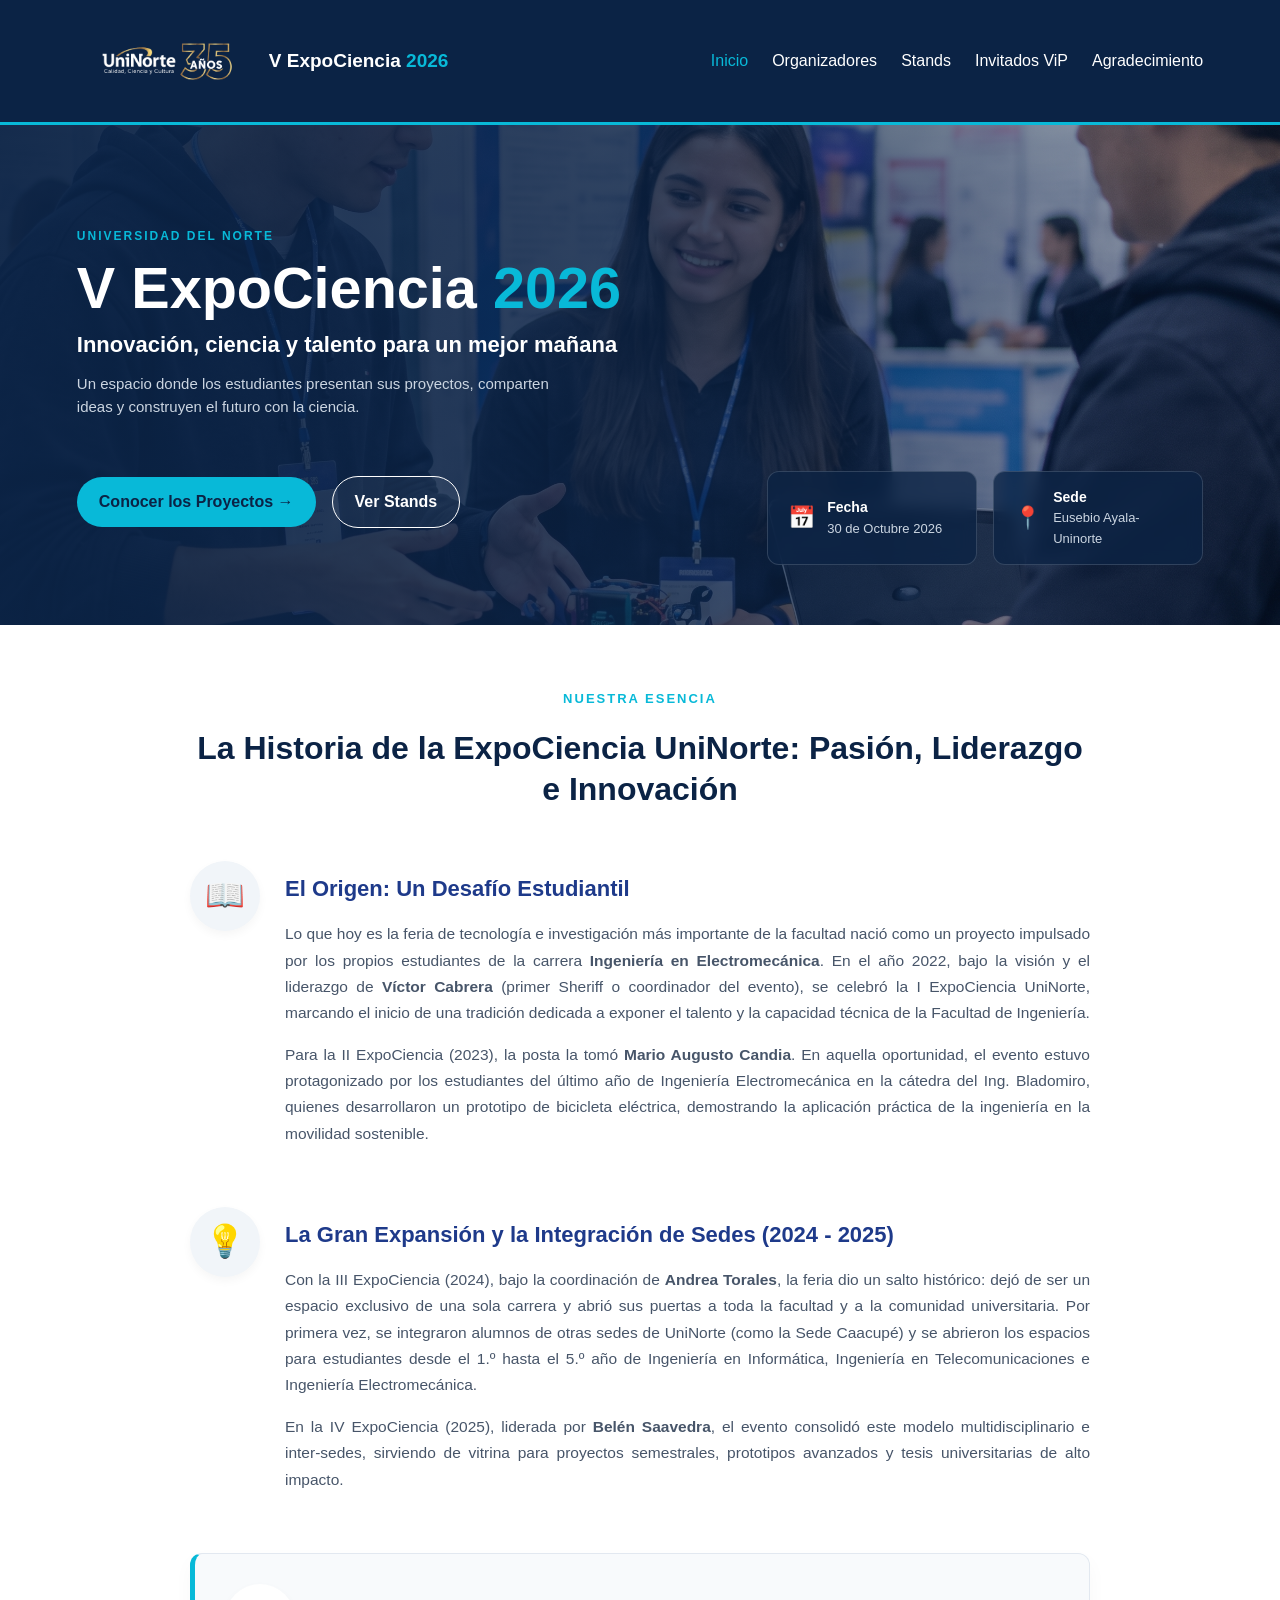
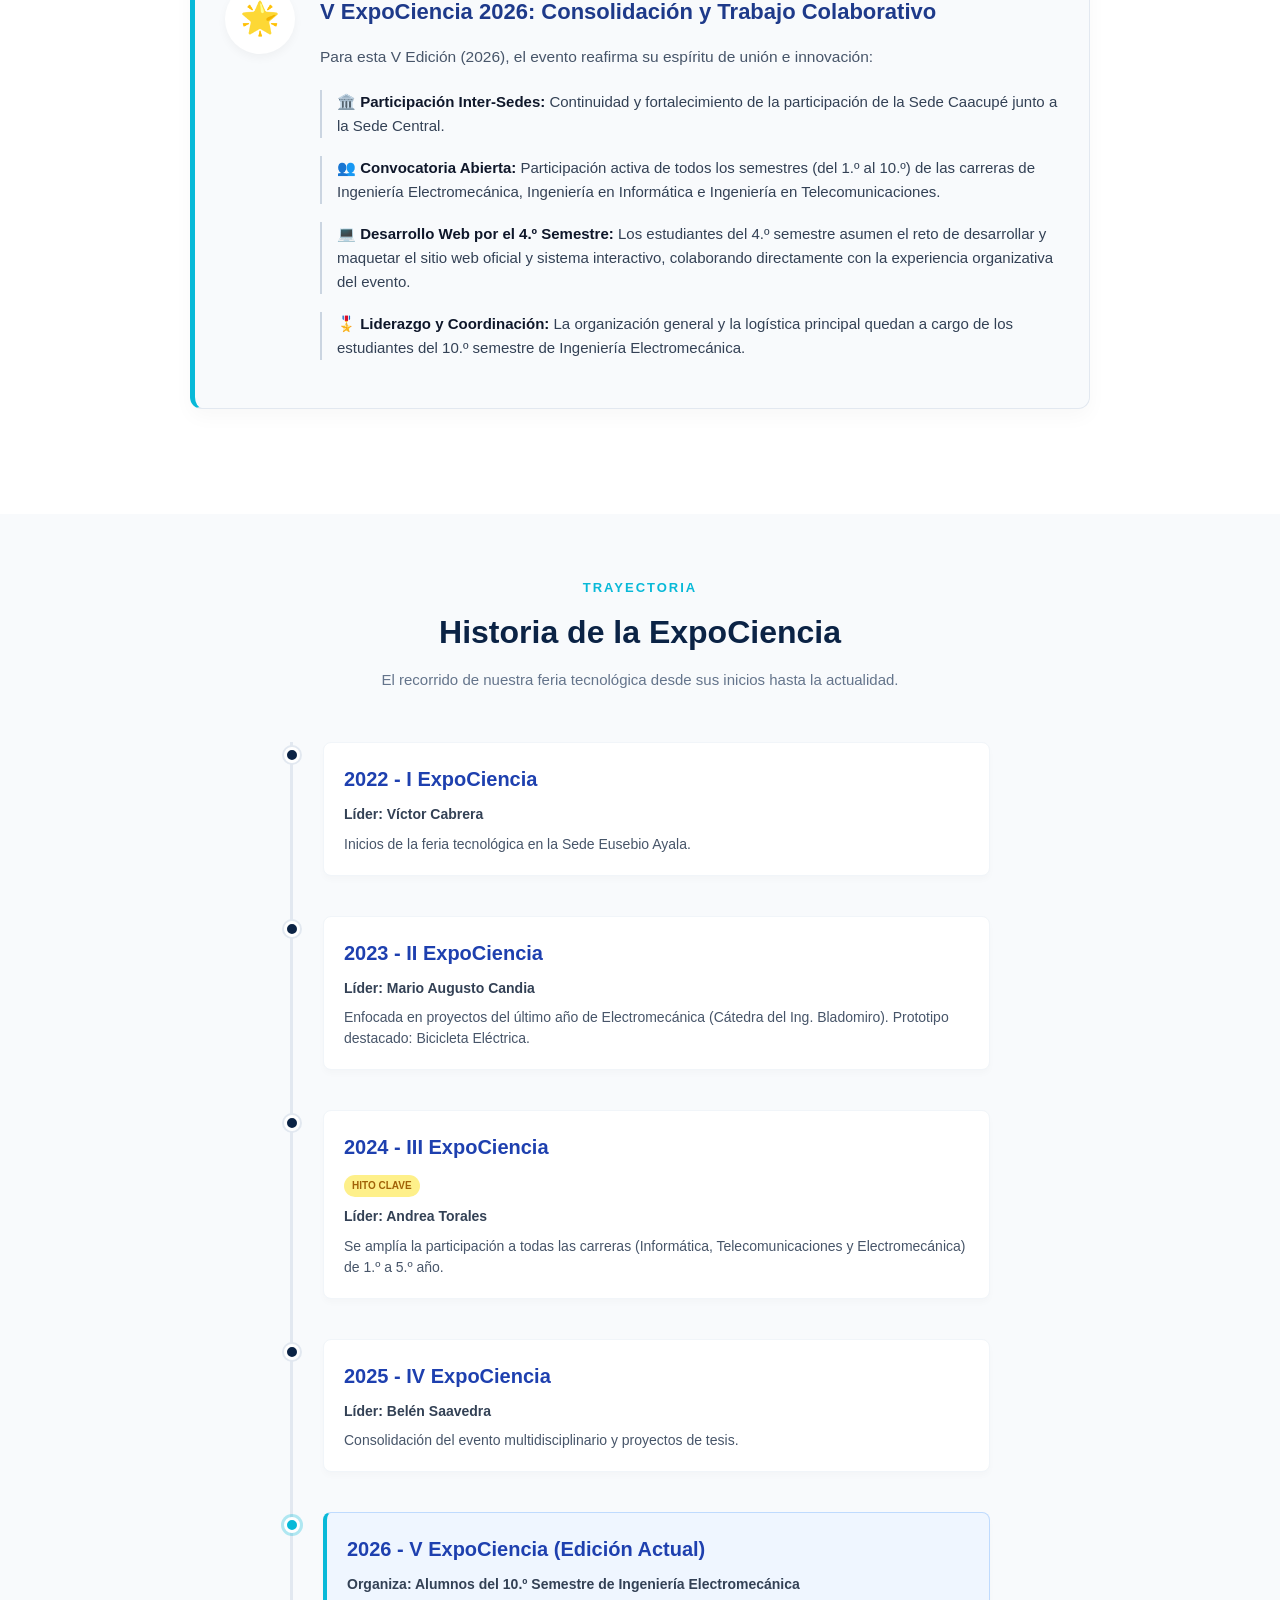
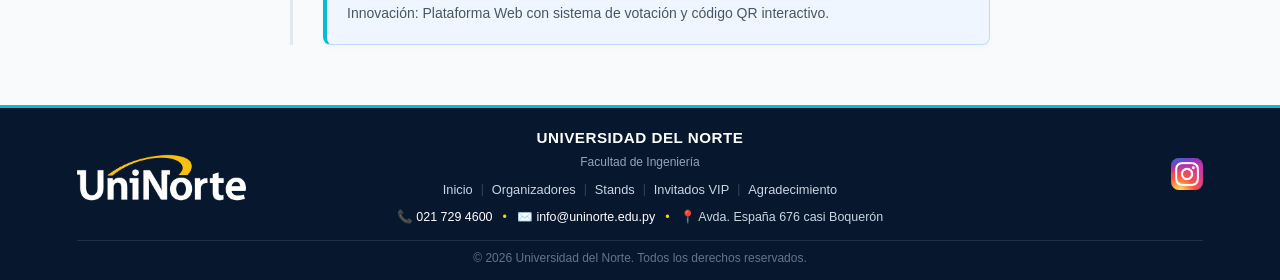
<file: pages/index.html>
<!DOCTYPE html>
<html lang="en">
<head>
    <meta charset="UTF-8">
    <meta name="viewport" content="width=device-width, initial-scale=1.0">
    <title>V ExpoCiencia 2026 | Universidad Del Norte </title>

     <link rel="icon" type="image/png" href="../assets/icons/insginia de uninorte.jfif">
     <link rel="stylesheet" href="../css/index.css">
      <link rel="stylesheet" href="../css/style.css">

</head>
<body>

    <header class="encabezado">
        <a href="index.html" class="logo">
               <img
                  src="../assets/icons/UniNorte_35_anos_transparente.png"
                 alt="Logotipo de ExpoCiencia"
                    class="logo-imagen"
                >
            <span>V ExpoCiencia <strong>2026</strong></span>
        </a>

        <nav class="menu">
            <a href="index.html" class="activo">Inicio</a>
            <a href="organizadores.html">Organizadores</a>
            <a href="stands.html">Stands</a>
            <a href="invitados.html">Invitados ViP</a>
            <a href="agradecimiento.html">Agradecimiento</a>
        </nav>
    </header>

    <main>
        <section class="portada">
            <div class="portada-contenido">
                <div class="portada-izquierda">
                <span class="etiqueta">Universidad Del Norte</span>
                <h1 >V ExpoCiencia <span>2026</span></h1>
                <h2>Innovación, ciencia y talento
                    para un mejor mañana</h2>
                  <p>
                    Un espacio donde los estudiantes presentan
                    sus proyectos, comparten ideas y construyen
                    el futuro con la ciencia.
                </p>
              </div>

             <div class="botones">
                <a href="#eventos" class="boton boton-principal">Conocer los Proyectos → </a>

                <a href="stands.html" class="boton boton-secundario">Ver Stands</a>
             </div>
            </div>
            <div class="datos-eventos">
                <div class="dato-card">
                    <span class="dato-icono">📅</span>
                    <div>
                        <strong>Fecha</strong>
                        <p>30 de Octubre 2026</p>
                    </div>
                </div>
                <div class="dato-card">
                     <span class="dato-icono">📍</span>
                    <div>
                        <strong>Sede</strong>
                        <p>Eusebio Ayala-Uninorte</p>
                    </div>
                </div>
            </div>

        </section>
        <section class="seccion-historia-narrativa" id="historia-narrativa">
            <div class="contenedor-historia">
                <div class="cabecera-historia">
                    <span class="etiqueta-secundaria">Nuestra Esencia</span>
                    <h2>La Historia de la ExpoCiencia UniNorte: Pasión, Liderazgo e Innovación</h2>
                </div>
                <!-- Bloque 1: El Origen -->
                <div class="bloque-historia">
                    <div class="icono-historia">📖</div>
                        <div class="texto-historia">
                        <h3>El Origen: Un Desafío Estudiantil</h3>
                        <p>Lo que hoy es la feria de tecnología e investigación más importante de la facultad 
                            nació como un proyecto impulsado por los propios estudiantes de la carrera 
                            <strong>Ingeniería en Electromecánica</strong>. En el año 2022, bajo la visión y el liderazgo de 
                            <strong>Víctor Cabrera</strong> (primer Sheriff o coordinador del evento), 
                            se celebró la I ExpoCiencia UniNorte, marcando el inicio de una tradición dedicada a exponer el talento y 
                            la capacidad técnica de la Facultad de Ingeniería.
                        </p>
                        <p>Para la II ExpoCiencia (2023), la posta la tomó 
                            <strong>Mario Augusto Candia</strong>. 
                            En aquella oportunidad, el evento estuvo protagonizado por los estudiantes del 
                            último año de Ingeniería Electromecánica en la 
                            cátedra del Ing. Bladomiro, quienes desarrollaron un prototipo de 
                            bicicleta eléctrica, demostrando la aplicación práctica de la ingeniería en la movilidad sostenible.
                        </p>
                    
                    </div>
                </div>
                 <!-- Bloque 2: La Expansión -->
                 <div class="bloque-historia">
                    <div class="icono-historia">💡</div>
                    <div class="texto-historia">
                        <h3>La Gran Expansión y la Integración de Sedes (2024 - 2025)</h3>
                        <p>Con la III ExpoCiencia (2024), bajo la coordinación de 
                            <strong>Andrea Torales</strong>, la feria dio un salto histórico: 
                            dejó de ser un espacio exclusivo de una sola carrera y abrió sus puertas a 
                            toda la facultad y a la comunidad universitaria. Por primera vez, 
                            se integraron alumnos de otras sedes de UniNorte (como la Sede Caacupé) y 
                            se abrieron los espacios para estudiantes desde el 1.º hasta el 5.º año de Ingeniería en Informática, 
                            Ingeniería en Telecomunicaciones e Ingeniería Electromecánica.
                        </p>
                         <p> En la IV ExpoCiencia (2025), liderada por <strong>Belén Saavedra</strong>,
                             el evento consolidó este modelo multidisciplinario e inter-sedes, sirviendo 
                             de vitrina para proyectos semestrales, prototipos avanzados y tesis universitarias de alto impacto.
                         </p>
                    </div>
                 </div>
                 <!-- Bloque 3: Actualidad (2026) -->
                  <div class="bloque-historia caja-actualidad">
                    <div class="icono-historia">🌟</div>
                    <div class="texto-historia">
                        <h3>V ExpoCiencia 2026: Consolidación y Trabajo Colaborativo</h3>
                        <p>Para esta V Edición (2026), el evento reafirma su espíritu de unión e innovación:</p>
                        <ul class="lista-hitos-2026">
                          <li><strong>🏛️ Participación Inter-Sedes:</strong> Continuidad y fortalecimiento de la participación de la Sede Caacupé junto a la Sede Central.</li>
                          <li><strong>👥 Convocatoria Abierta:</strong> Participación activa de todos los semestres (del 1.º al 10.º) de las carreras de Ingeniería Electromecánica, Ingeniería en Informática e Ingeniería en Telecomunicaciones.</li>
                           <li><strong>💻 Desarrollo Web por el 4.º Semestre:</strong> Los estudiantes del 4.º semestre asumen el reto de desarrollar y maquetar el sitio web oficial y sistema interactivo, colaborando directamente con la experiencia organizativa del evento.</li>
                          <li><strong>🎖️ Liderazgo y Coordinación:</strong> La organización general y la logística principal quedan a cargo de los estudiantes del 10.º semestre de Ingeniería Electromecánica.</li>
                        </ul>
                    </div>
                  </div>
            </div>
        </section>
        <!--Linea de tiempo-->
        <section class="seccion-historia" id="historia">
            <div class="historia-encabezado">
                <span class="etiqueta-secundaria">Trayectoria</span>
                <h2>Historia de la ExpoCiencia</h2>
                <p>El recorrido de nuestra feria tecnológica desde sus inicios hasta la actualidad.</p>
            </div>
            <div class="linea-tiempo-contenedor">
                <!-- 2022 -->
                 <div class="item-tiempo">
                    <div class="punto-tiempo"></div>
                    <div class="contenido-tiempo">
                        <h3 class="anio-tiempo">2022 - I ExpoCiencia</h3>
                        <strong>Líder: Víctor Cabrera</strong>
                        <p>Inicios de la feria tecnológica en la Sede Eusebio Ayala.</p>
                    </div>
                 </div>
                 <!-- 2023 -->
                  <div class="item-tiempo">
                    <div class="punto-tiempo"></div>
                    <div class="contenido-tiempo">
                        <h3 class="anio-tiempo">2023 - II ExpoCiencia</h3>
                        <strong>Líder: Mario Augusto Candia</strong>
                        <p>Enfocada en proyectos del último año de Electromecánica 
                         (Cátedra del Ing. Bladomiro). Prototipo destacado: Bicicleta Eléctrica.
                        </p>
                    </div>
                  </div>
                  <!-- 2024 -->
                <div class="item-tiempo">
                    <div class="punto-tiempo"></div>
                    <div class="contenido-tiempo">
                        <h3 class="anio-tiempo">2024 - III ExpoCiencia</h3>
                        <span class="badge-hito">HITO CLAVE</span>
                        <strong>Líder: Andrea Torales</strong>
                        <p>Se amplía la participación a todas las carreras (Informática, Telecomunicaciones y Electromecánica) de 1.º a 5.º año.</p>
                    </div>
                 </div>
                 <!-- 2025 -->
             <div class="item-tiempo">
                <div class="punto-tiempo"></div>
                <div class="contenido-tiempo">
                    <h3 class="anio-tiempo">2025 - IV ExpoCiencia</h3>
                    <strong>Líder: Belén Saavedra</strong>
                    <p>Consolidación del evento multidisciplinario y proyectos de tesis.</p>
                </div>
             </div>
             <!-- 2026 -->
            <div class="item-tiempo actual">
                <div class="punto-tiempo"></div>
                <div class="contenido-tiempo caja-destacada">
                    <h3 class="anio-tiempo">2026 - V ExpoCiencia (Edición Actual)</h3>
                    <strong>Organiza: Alumnos del 10.º Semestre de Ingeniería Electromecánica</strong>
                    <p>Innovación: Plataforma Web con sistema de votación y código QR interactivo.</p>
                </div>
            </div>
        </section>
    </main>

 <footer class="pie-pagina">
        <div class="footer-contenido">
            
            
            <div class="footer-columna footer-logo-col">
                <img src="../assets/icons/logo Pie de pagina.png" alt="Logo UniNorte" class="footer-logo-uninorte">
            </div>

        
            <div class="footer-columna footer-centro">
                <strong>UNIVERSIDAD DEL NORTE </strong>
                <p class="subtitulo-facultad">Facultad de Ingeniería</p>
                
                <nav class="footer-menu">
                    <a href="index.html">Inicio</a>
                    <span class="separador">|</span>
                    <a href="organizadores.html">Organizadores</a>
                    <span class="separador">|</span>
                    <a href="stands.html">Stands</a>
                    <span class="separador">|</span>
                    <a href="invitados.html">Invitados VIP</a>
                    <span class="separador">|</span>
                    <a href="agradecimiento.html">Agradecimiento</a>
                </nav>

                <div class="footer-contacto-mini">
                    <span>📞 <a href="tel:0217294600">021 729 4600</a></span>
                    <span class="separador">•</span>
                    <span>✉️ <a href="mailto:info@uninorte.edu.py">info@uninorte.edu.py</a></span>
                    <span class="separador">•</span>
                    <span>📍 Avda. España 676 casi Boquerón</span>
                </div>
            </div> 

        
            <div class="footer-columna footer-redes-col">
                <a href="https://www.instagram.com/uninorteparaguay/" target="_blank" rel="noopener noreferrer" aria-label="Instagram">
                    <img src="../assets/img/foto/instagram.jfif" alt="Instagram UniNorte" class="ig-uninorte">
                </a>
            </div>

        </div> 

    
        <div class="footer-copy">
            <p>&copy; 2026 Universidad del Norte. Todos los derechos reservados.</p>
        </div>
    </footer>
     
</body>
</html>
</file>
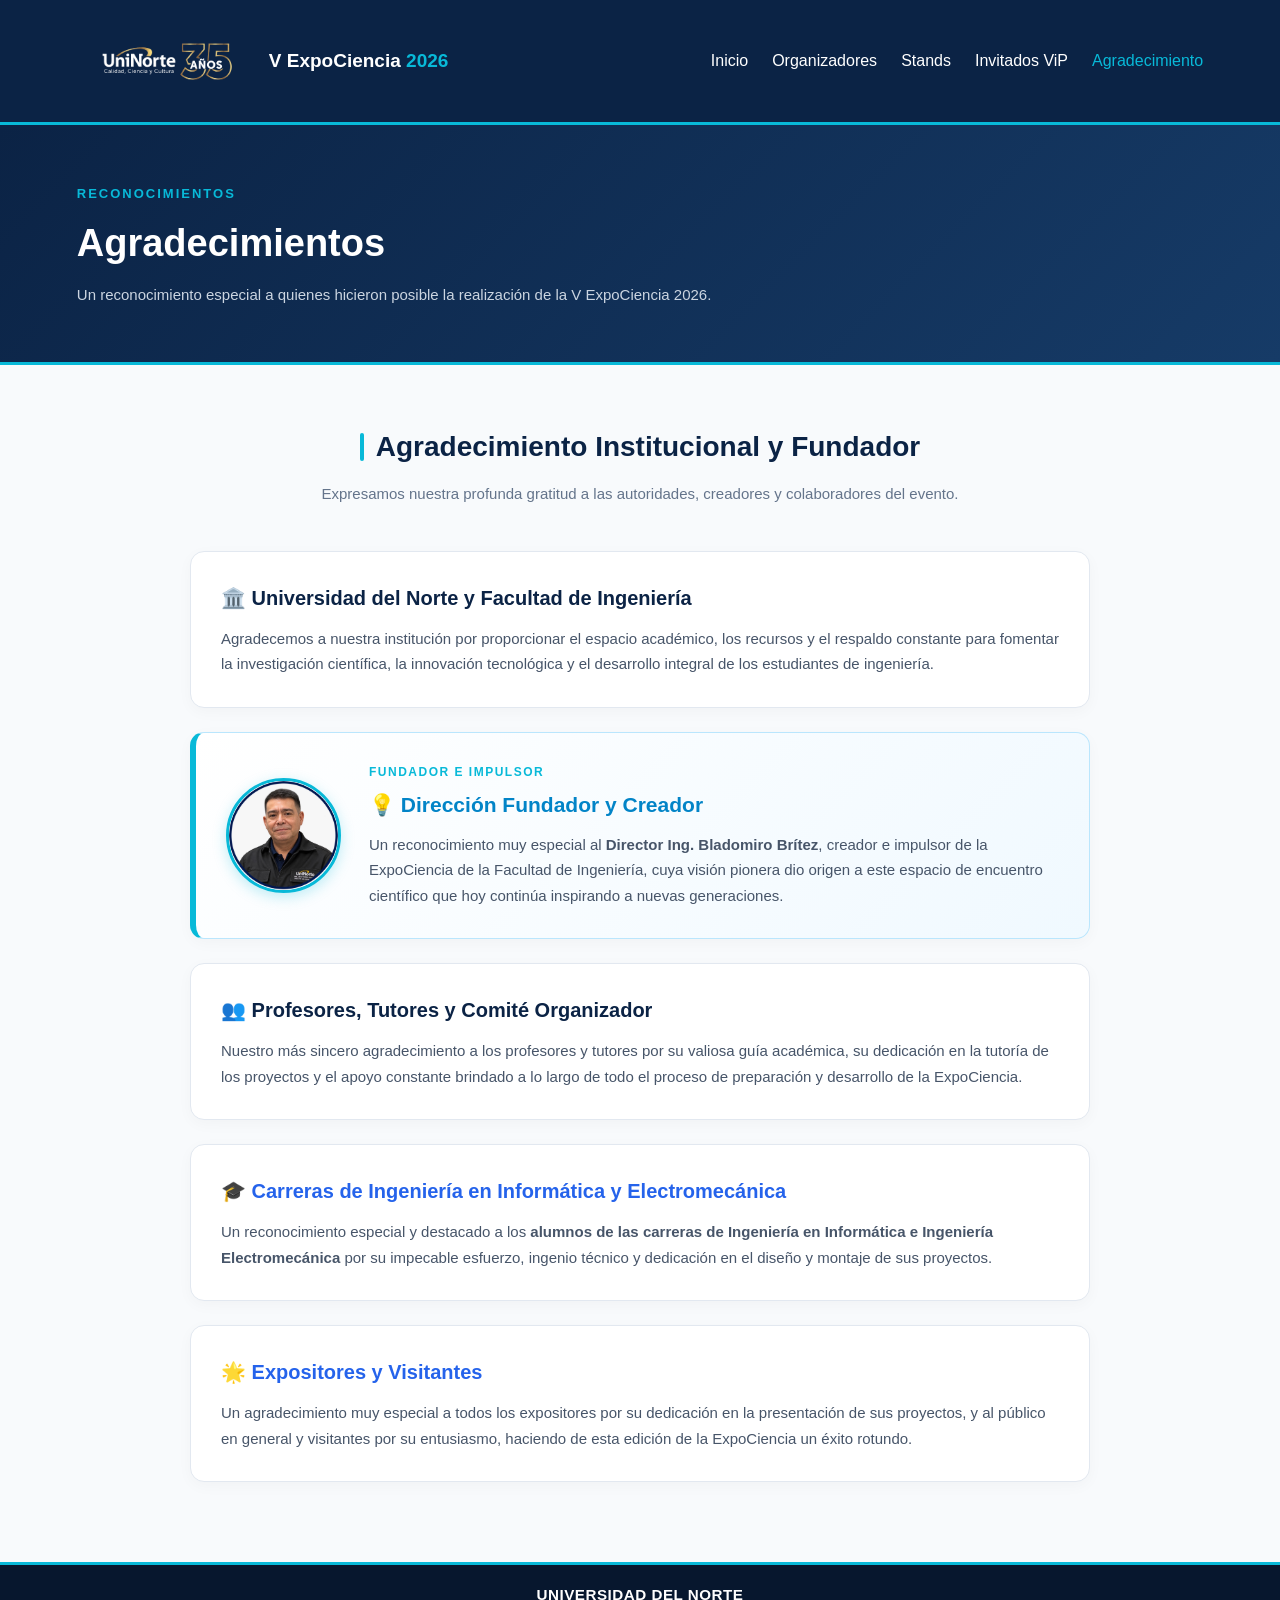
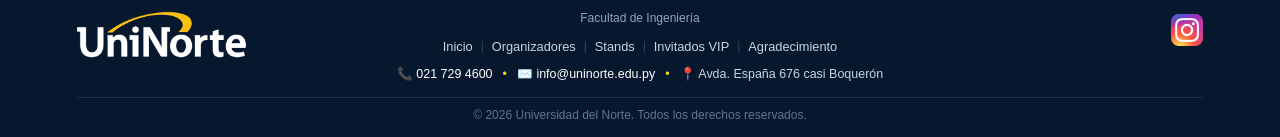
<file: pages/agradecimiento.html>
<!DOCTYPE html>
<html lang="es">
<head>
    <meta charset="UTF-8">
    <meta name="viewport" content="width=device-width, initial-scale=1.0">
    <title>Agradecimiento - V ExpoCiencia 2026</title>
    <link rel="icon" type="image/png" href="../assets/icons/insginia de uninorte.jfif">
    <link rel="stylesheet" href="../css/style.css">
    <link rel="stylesheet" href="../css/agradecimiento.css">
</head>
<body>
    <header class="encabezado">
        <a href="index.html" class="logo">
            <img
                src="../assets/icons/UniNorte_35_anos_transparente.png"
                alt="Logotipo de ExpoCiencia"
                class="logo-imagen"
            >
            <span>V ExpoCiencia <strong>2026</strong></span>
        </a>

        <nav class="menu">
            <a href="index.html">Inicio</a>
            <a href="organizadores.html">Organizadores</a>
            <a href="stands.html">Stands</a>
            <a href="invitados.html">Invitados ViP</a>
            <a href="agradecimiento.html" class="activo">Agradecimiento</a>
        </nav>
    </header>

    <main>
        <!-- PORTADA PROPIA DE AGRADECIMIENTO -->
        <section class="hero-portada-agradecimiento-propia">
            <div class="hero-contenido-propio">
                <span class="etiqueta-agradecimiento-propia">Reconocimientos</span>
                <h1>Agradecimientos</h1>
                <p>Un reconocimiento especial a quienes hicieron posible la realización de la V ExpoCiencia 2026.</p>
            </div>
        </section>

        <!-- SECCIÓN DE CONTENIDO DE AGRADECIMIENTO -->
        <section class="seccion-equipo">
            <div class="cabecera-equipo">
                <h2>Agradecimiento Institucional y Fundador</h2>
                <p>Expresamos nuestra profunda gratitud a las autoridades, creadores y colaboradores del evento.</p>
            </div>

            <div class="contenedor-agradecimientos">
                <!-- Bloque 1: Universidad -->
                <div class="tarjeta-agradecimiento">
                    <h3 class="titulo-agradecimiento-univ">🏛️ Universidad del Norte y Facultad de Ingeniería</h3>
                    <p class="texto-agradecimiento">
                        Agradecemos a nuestra institución por proporcionar el espacio académico, los recursos y el respaldo constante para fomentar la investigación científica, la innovación tecnológica y el desarrollo integral de los estudiantes de ingeniería.
                    </p>
                </div>

                <!-- Bloque 2: Fundador Destacado con Foto -->
                <div class="tarjeta-agradecimiento tarjeta-fundador-destacada">
                    <div class="fundador-foto-contenedor">
                        <img src="../assets/organizadores/directorfundador.jpeg" alt="Director Ing. Bladomiro Brítez">
                    </div>
                    <div class="fundador-info">
                        <span class="etiqueta-fundador">Fundador e Impulsor</span>
                        <h3 class="titulo-agradecimiento-fundador">💡 Dirección Fundador y Creador</h3>
                        <p class="texto-agradecimiento">
                            Un reconocimiento muy especial al <strong>Director Ing. Bladomiro Brítez</strong>, creador e impulsor de la ExpoCiencia de la Facultad de Ingeniería, cuya visión pionera dio origen a este espacio de encuentro científico que hoy continúa inspirando a nuevas generaciones.
                        </p>
                    </div>
                </div>

                <!-- Bloque 3: Comité Organizador y Docentes -->
              <div class="tarjeta-agradecimiento">
                    <h3 class="titulo-agradecimiento-comite">👥 Profesores, Tutores y Comité Organizador</h3>
                    <p class="texto-agradecimiento">
                        Nuestro más sincero agradecimiento a los profesores y tutores por su valiosa guía académica, su dedicación en la tutoría de los proyectos y el apoyo constante brindado a lo largo de todo el proceso de preparación y desarrollo de la ExpoCiencia.
                    </p>
                </div>
                <!-- Bloque 4: Alumnos de Electromecánica y Expositores -->
                <div class="tarjeta-agradecimiento">
                    <h3 class="titulo-agradecimiento-estudiantes">🎓 Carreras de Ingeniería en Informática y Electromecánica </h3>
                    <p class="texto-agradecimiento">
                       Un reconocimiento especial y destacado a los <strong>alumnos de las carreras de Ingeniería en Informática e Ingeniería Electromecánica</strong> por su impecable esfuerzo, ingenio técnico y dedicación en el diseño y montaje de sus proyectos.
                    </p>
                    </p>
                </div>
                <!-- Bloque 5: Expositores y Visitantes -->
                <div class="tarjeta-agradecimiento">
                    <h3 class="titulo-agradecimiento-estudiantes">🌟 Expositores y Visitantes</h3>
                    <p class="texto-agradecimiento">
                        Un agradecimiento muy especial a todos los expositores por su dedicación en la presentación de sus proyectos, y al público en general y visitantes por su entusiasmo, haciendo de esta edición de la ExpoCiencia un éxito rotundo.
                    </p>
                </div>
            </div>
        </section>
    </main>

    <footer class="pie-pagina">
        <div class="footer-contenido">
            <div class="footer-columna footer-logo-col">
                <img src="../assets/icons/logo Pie de pagina.png" alt="Logo UniNorte" class="footer-logo-uninorte">
            </div>

            <div class="footer-columna footer-centro">
                <strong>UNIVERSIDAD DEL NORTE </strong>
                <p class="subtitulo-facultad">Facultad de Ingeniería</p>
                
                <nav class="footer-menu">
                    <a href="index.html">Inicio</a>
                    <span class="separador">|</span>
                    <a href="organizadores.html">Organizadores</a>
                    <span class="separador">|</span>
                    <a href="stands.html">Stands</a>
                    <span class="separador">|</span>
                    <a href="invitados.html">Invitados VIP</a>
                    <span class="separador">|</span>
                    <a href="agradecimiento.html" class="activo">Agradecimiento</a>
                </nav>

                <div class="footer-contacto-mini">
                    <span>📞 <a href="tel:0217294600">021 729 4600</a></span>
                    <span class="separador">•</span>
                    <span>✉️ <a href="mailto:info@uninorte.edu.py">info@uninorte.edu.py</a></span>
                    <span class="separador">•</span>
                    <span>📍 Avda. España 676 casi Boquerón</span>
                </div>
            </div> 

            <div class="footer-columna footer-redes-col">
                <a href="https://www.instagram.com/uninorteparaguay/" target="_blank" rel="noopener noreferrer" aria-label="Instagram">
                    <img src="../assets/img/foto/instagram.jfif" alt="Instagram UniNorte" class="ig-uninorte">
                </a>
            </div>
        </div> 

        <div class="footer-copy">
            <p>&copy; 2026 Universidad del Norte. Todos los derechos reservados.</p>
        </div>
    </footer>
</body>
</html>
</file>
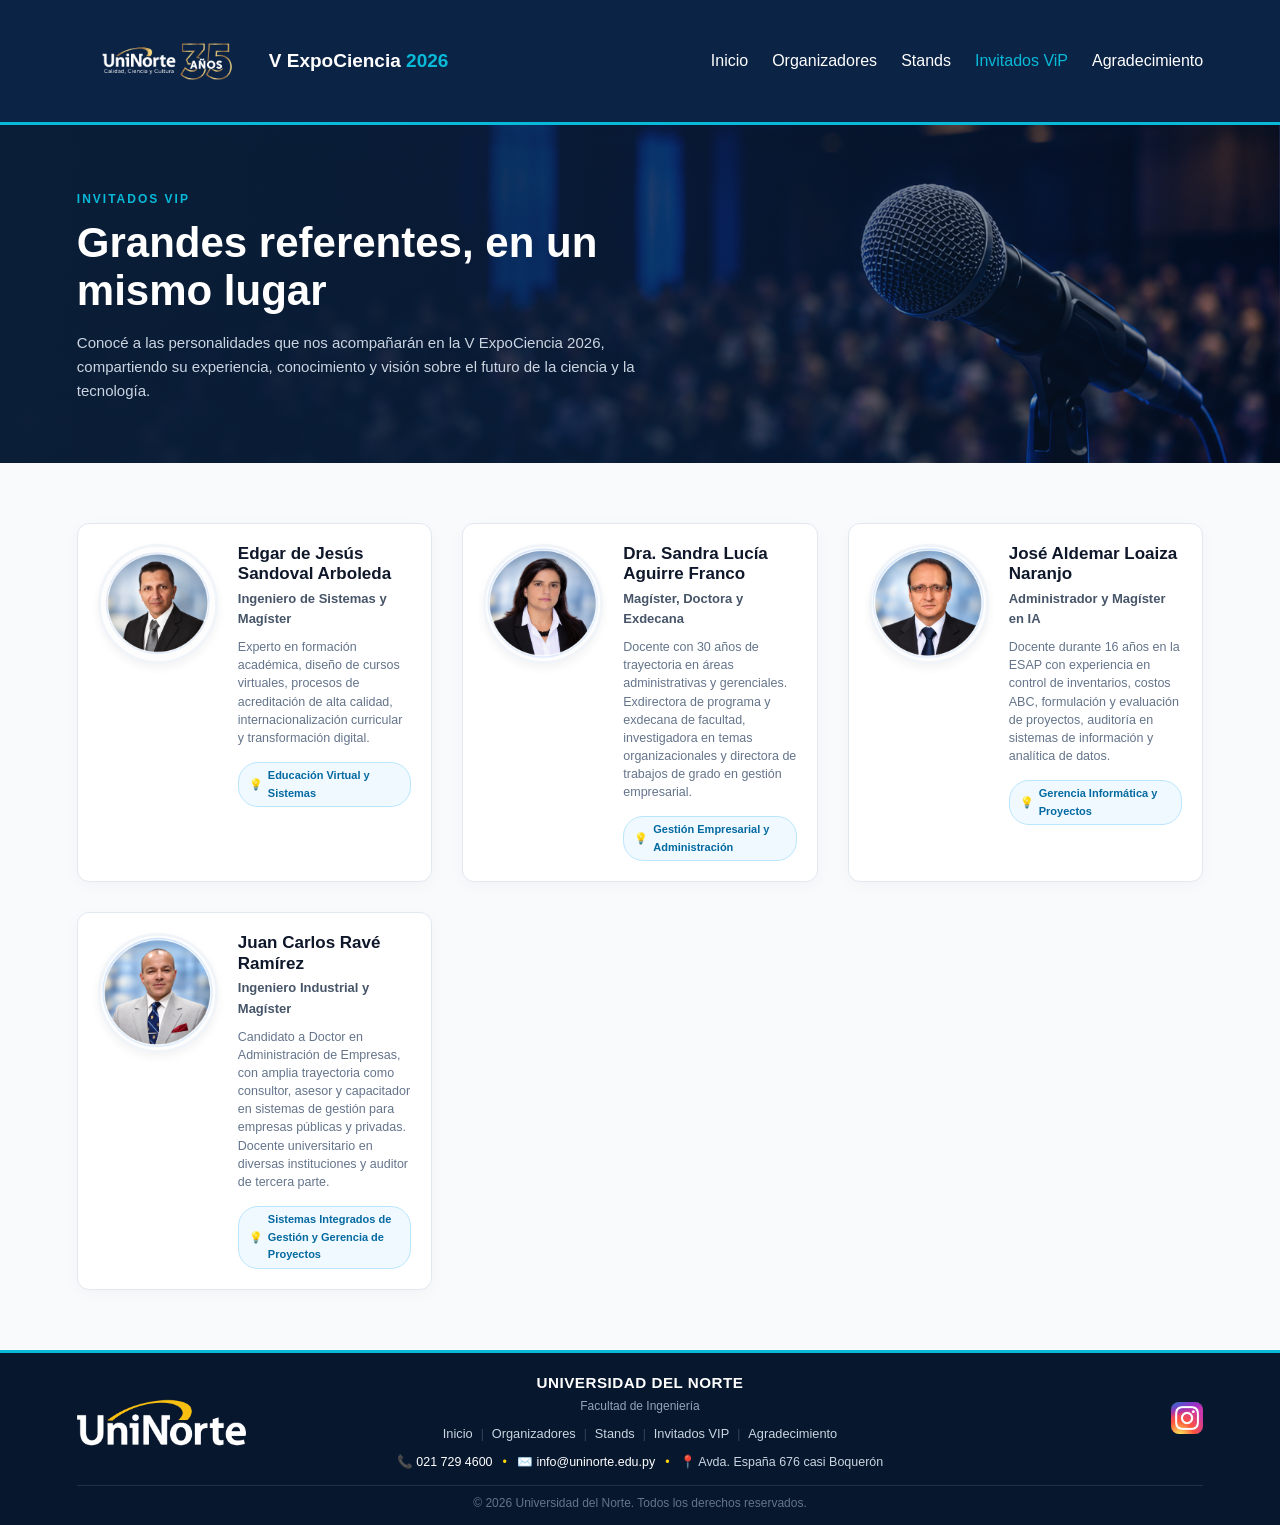
<file: pages/invitados.html>
<!DOCTYPE html>
<html lang="en">
<head>
    <meta charset="UTF-8">
    <meta name="viewport" content="width=device-width, initial-scale=1.0">
    <title>Invitados VIP</title>
    <link rel="icon" type="image/png" href="../assets/icons/insginia de uninorte.jfif">
    <link rel="stylesheet" href="../css/invitados.css">
    <link rel="stylesheet" href="../css/style.css">
</head>
<body>
        <header class="encabezado">
        <a href="index.html" class="logo">
               <img
                  src="../assets/icons/UniNorte_35_anos_transparente.png"
                 alt="Logotipo de ExpoCiencia"
                    class="logo-imagen"
                >
            <span>V ExpoCiencia <strong>2026</strong></span>
        </a>

        <nav class="menu">
            <a href="index.html">Inicio</a>
            <a href="organizadores.html">Organizadores</a>
            <a href="stands.html" >Stands</a>
            <a href="invitados.html" class="activo">Invitados ViP</a>
            <a href="agradecimiento.html">Agradecimiento</a>
        </nav>
    </header>
    <main>
        <!-- ==================== PORTADA INVITADOS VIP ==================== -->
        <section class="hero-portada-invitados">
            <div class="hero-portada-contenido">
                <span class="etiqueta-secundaria">INVITADOS VIP</span>
                <h1>Grandes referentes, en un mismo lugar</h1>
                <p>Conocé a las personalidades que nos acompañarán en la V ExpoCiencia 2026, compartiendo su experiencia, conocimiento y visión sobre el futuro de la ciencia y la tecnología.</p>
            </div>
        </section>

        <!-- ==================== CONTENEDOR DE TARJETAS ==================== -->
        <section class="seccion-invitados">
            <!-- Aquí luego podrás inyectar las tarjetas con JavaScript o estructurarlas directamente -->
            <div class="grilla-invitados" id="contenedor-invitados">
                <!-- Las tarjetas de perfil irán aquí -->
            </div>
        </section>
        
    </main>

   <footer class="pie-pagina">
        <div class="footer-contenido">
            
            
            <div class="footer-columna footer-logo-col">
                <img src="../assets/icons/logo Pie de pagina.png" alt="Logo UniNorte" class="footer-logo-uninorte">
            </div>

        
            <div class="footer-columna footer-centro">
                <strong>UNIVERSIDAD DEL NORTE </strong>
                <p class="subtitulo-facultad">Facultad de Ingeniería</p>
                
                <nav class="footer-menu">
                    <a href="index.html">Inicio</a>
                    <span class="separador">|</span>
                    <a href="organizadores.html">Organizadores</a>
                    <span class="separador">|</span>
                    <a href="stands.html">Stands</a>
                    <span class="separador">|</span>
                    <a href="invitados.html">Invitados VIP</a>
                    <span class="separador">|</span>
                    <a href="agradecimiento.html">Agradecimiento</a>
                </nav>

                <div class="footer-contacto-mini">
                    <span>📞 <a href="tel:0217294600">021 729 4600</a></span>
                    <span class="separador">•</span>
                    <span>✉️ <a href="mailto:info@uninorte.edu.py">info@uninorte.edu.py</a></span>
                    <span class="separador">•</span>
                    <span>📍 Avda. España 676 casi Boquerón</span>
                </div>
            </div> 

        
            <div class="footer-columna footer-redes-col">
                <a href="https://www.instagram.com/uninorteparaguay/" target="_blank" rel="noopener noreferrer" aria-label="Instagram">
                    <img src="../assets/img/foto/instagram.jfif" alt="Instagram UniNorte" class="ig-uninorte">
                </a>
            </div>

        </div> 

    
        <div class="footer-copy">
            <p>&copy; 2026 Universidad del Norte. Todos los derechos reservados.</p>
        </div>
    </footer>
     <script src="../js/vip.js"></script>
</body>
</html>
</file>
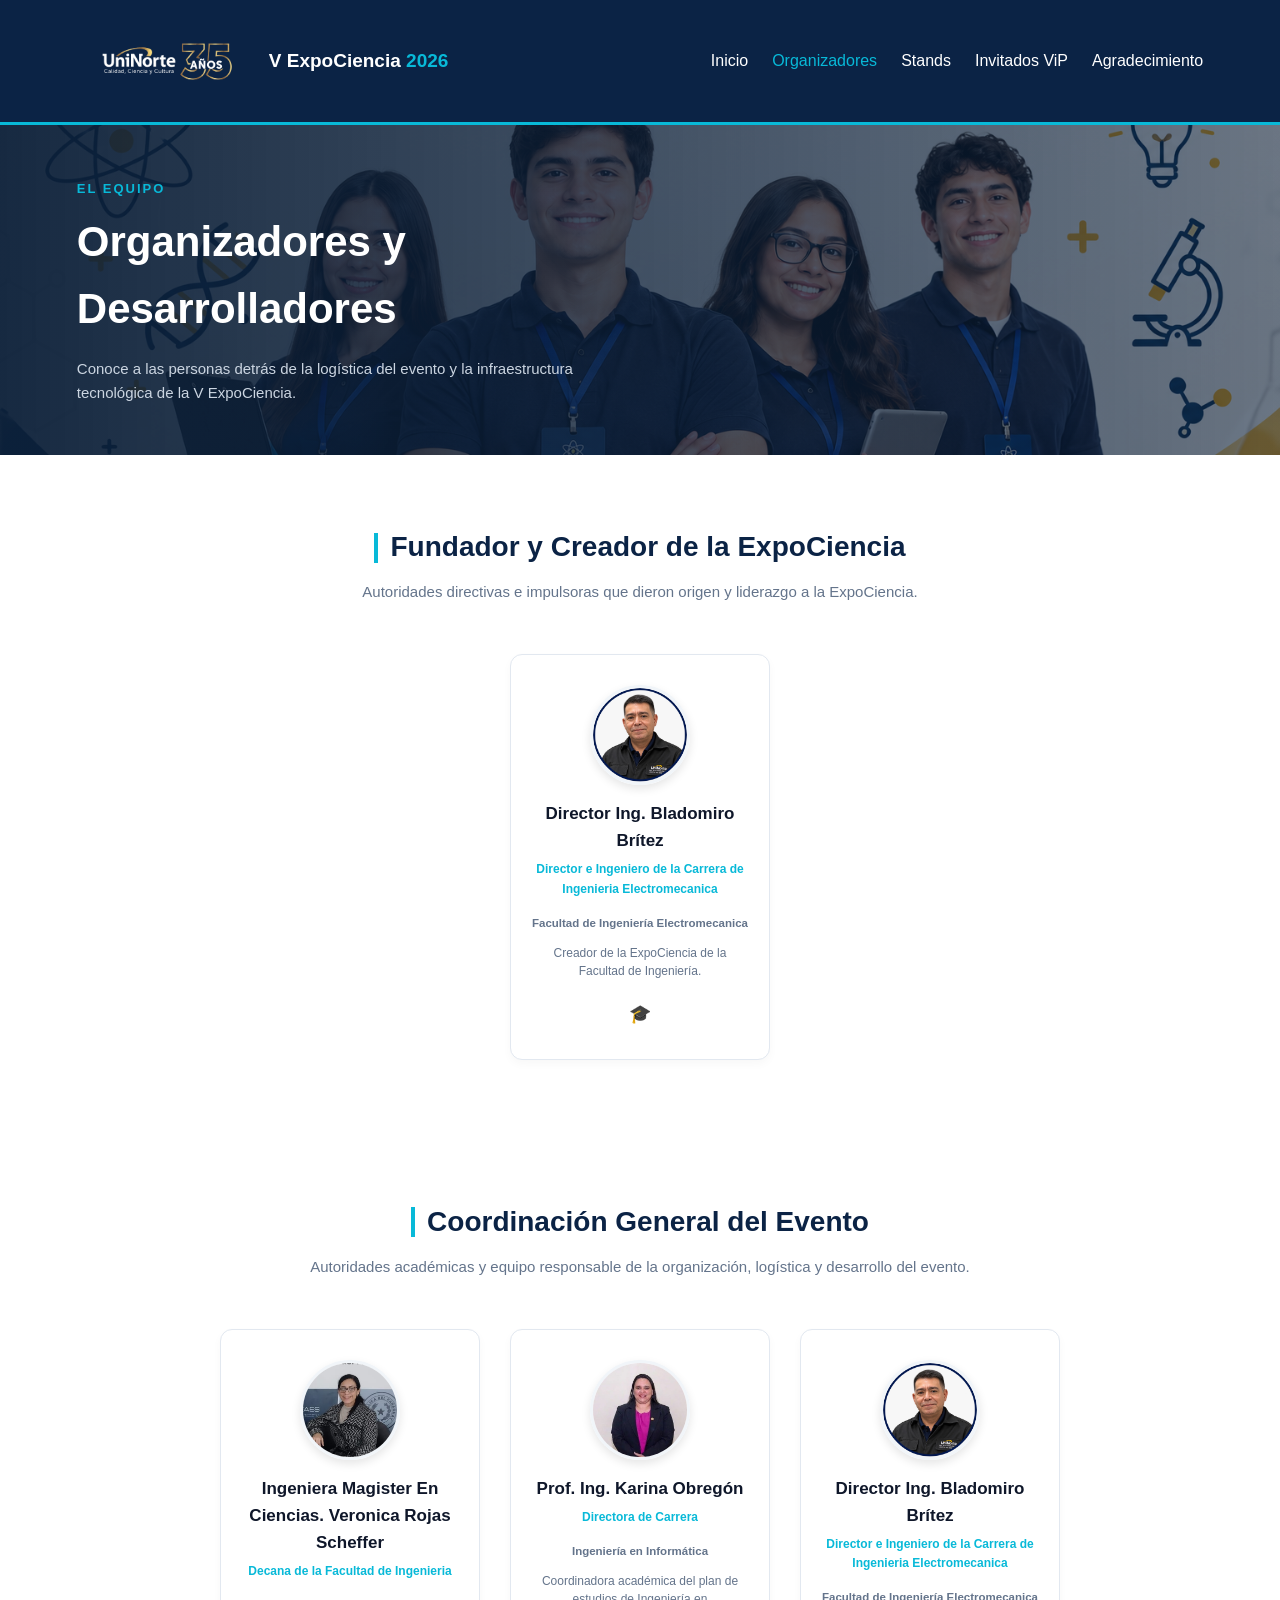
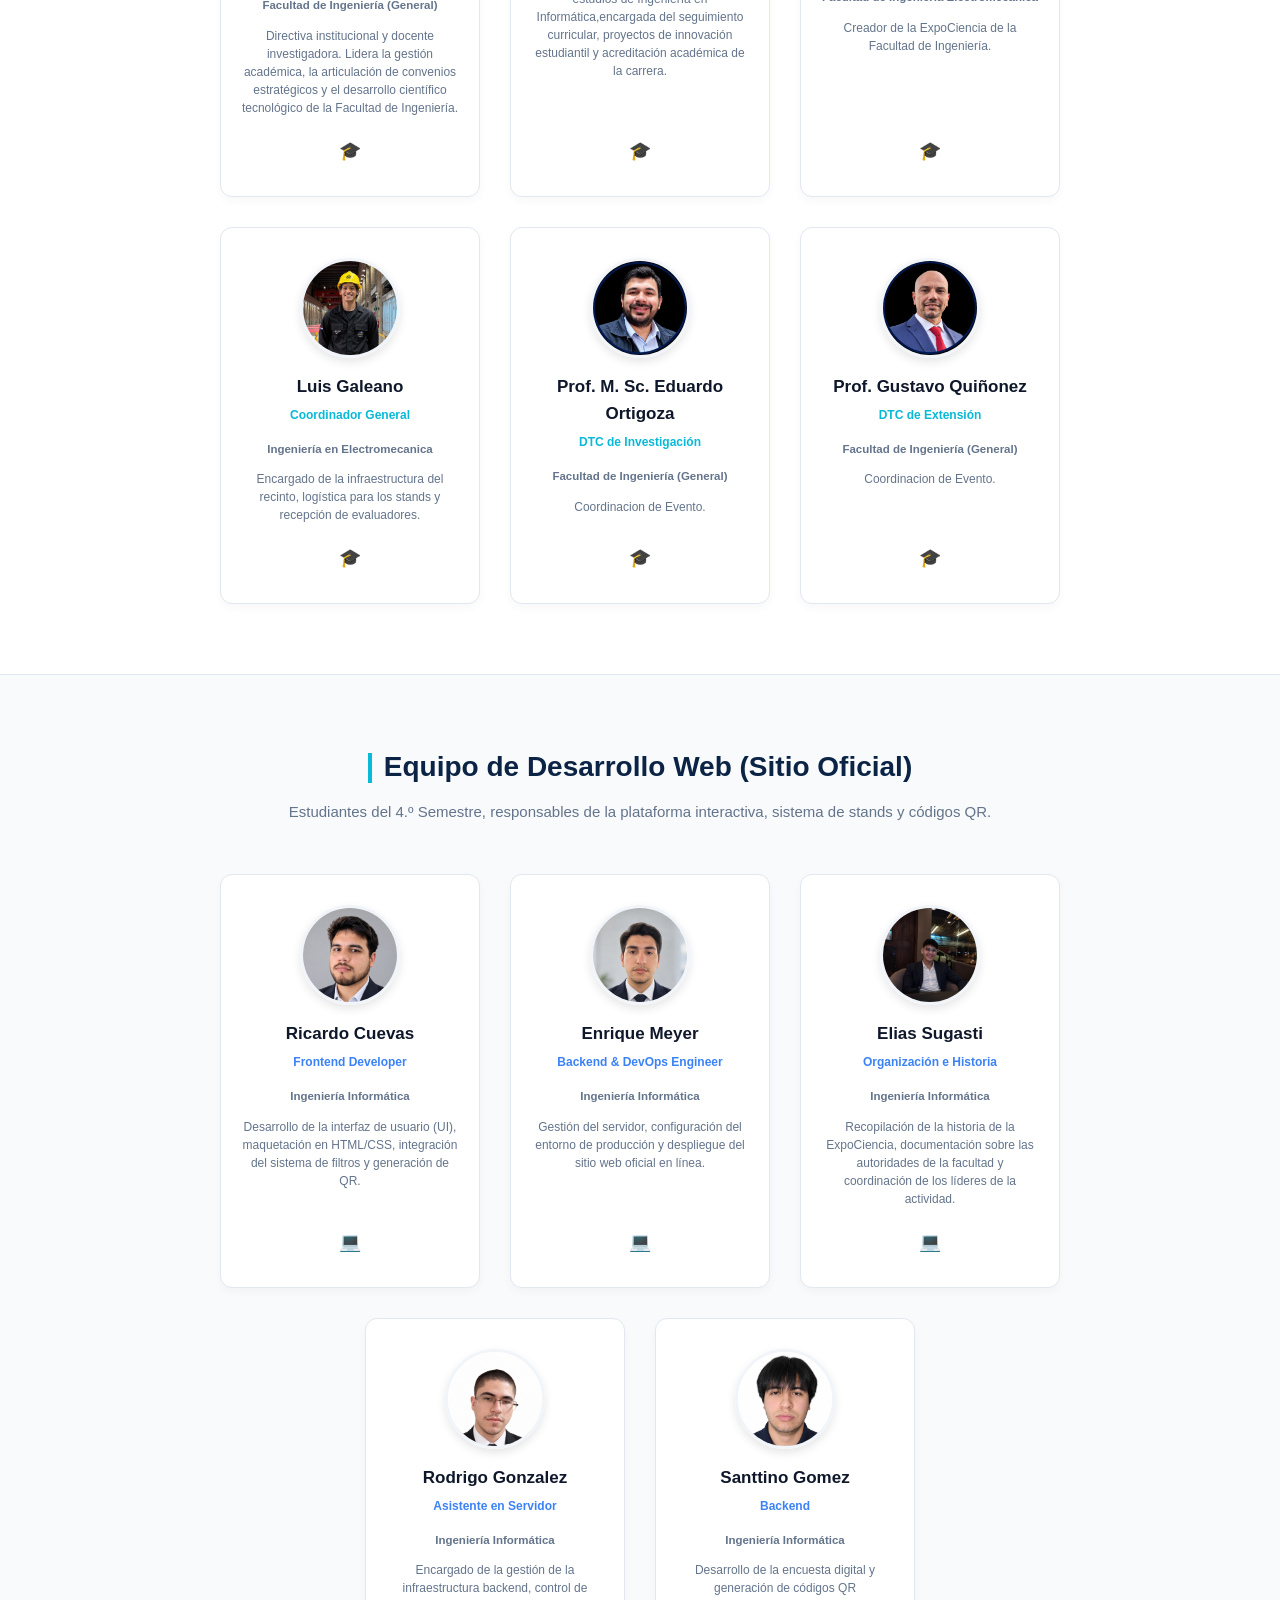
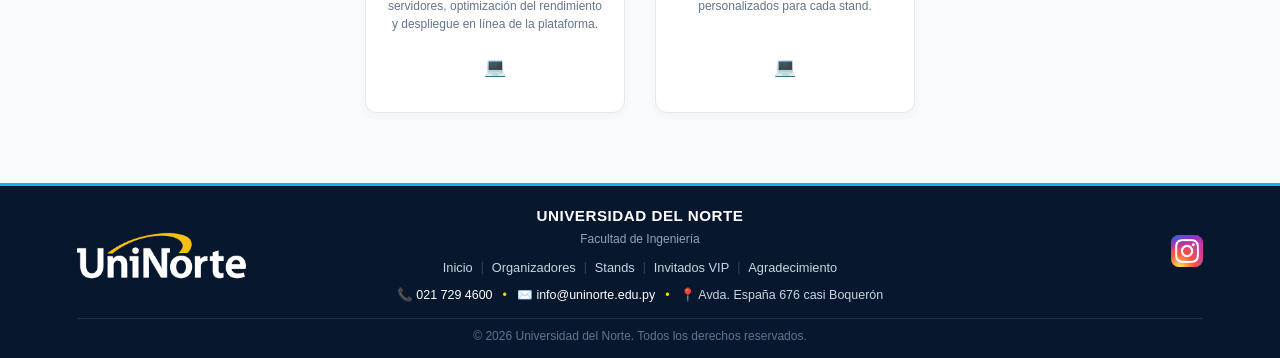
<file: pages/organizadores.html>
<!DOCTYPE html>
<html lang="en">
<head>
    <meta charset="UTF-8">
    <meta name="viewport" content="width=device-width, initial-scale=1.0">
    <title>Organizadores</title>
    <link rel="icon" type="image/png" href="../assets/icons/insginia de uninorte.jfif">
    <link rel="stylesheet" href="../css/style.css">
    <link rel="stylesheet" href="../css/organizadores.css">
</head>
<body>
    <header class="encabezado">
        <a href="index.html" class="logo">
            <img src="../assets/icons/UniNorte_35_anos_transparente.png" alt="Logotipo de ExpoCiencia" class="logo-imagen">
            <span>V ExpoCiencia <strong>2026</strong></span>
        </a>

        <nav class="menu">
            <a href="index.html">Inicio</a>
            <a href="organizadores.html" class="activo">Organizadores</a>
            <a href="stands.html">Stands</a>
            <a href="invitados.html">Invitados ViP</a>
            <a href="agradecimiento.html">Agradecimiento</a>
        </nav>
    </header>
    <main>
        
        <!-- Portada de Organizadores -->
        <section class="hero-portada-organizadores">
            <div class="hero-portada-contenido">
                <span class="etiqueta-secundaria">El Equipo</span>
                <h1>Organizadores y Desarrolladores</h1>
                <p>Conoce a las personas detrás de la logística del evento y la infraestructura tecnológica de la V ExpoCiencia.</p>
            </div>
        </section>
        <!-- SECCIÓN DE AUTORIDADES Y CREADORES -->
        <section class="seccion-equipo">
            <div class="cabecera-equipo">
                <h2>Fundador y Creador de la ExpoCiencia</h2>
                <p>Autoridades directivas e impulsoras que dieron origen y liderazgo a la ExpoCiencia.</p>
            </div>
            <div class="grilla-organizadores" id="contenedor-autoridades"></div>
        </section>

        <section class="seccion-equipo">
            <div class="cabecera-equipo">
                <h2>Coordinación General del Evento</h2>
                <p>Autoridades académicas y equipo responsable de la organización, logística y desarrollo del evento.</p>
            </div>
           <div class="grilla-organizadores" id="contenedor-coordinadores"></div>
        </section>
        <section class="seccion-equipo seccion-desarrolladores">
            <div class="cabecera-equipo">
                <h2>Equipo de Desarrollo Web (Sitio Oficial)</h2>
                <p>Estudiantes del 4.º Semestre, responsables de la plataforma interactiva, sistema de stands y códigos QR.</p>
            </div>
            <div class="grilla-organizadores" id="contenedor-desarrolladores"></div>
        </section>
    </main>
 <footer class="pie-pagina">
        <div class="footer-contenido">
            
            
            <div class="footer-columna footer-logo-col">
                <img src="../assets/icons/logo Pie de pagina.png" alt="Logo UniNorte" class="footer-logo-uninorte">
            </div>

        
            <div class="footer-columna footer-centro">
                <strong>UNIVERSIDAD DEL NORTE </strong>
                <p class="subtitulo-facultad">Facultad de Ingeniería</p>
                
                <nav class="footer-menu">
                    <a href="index.html">Inicio</a>
                    <span class="separador">|</span>
                    <a href="organizadores.html">Organizadores</a>
                    <span class="separador">|</span>
                    <a href="stands.html">Stands</a>
                    <span class="separador">|</span>
                    <a href="invitados.html">Invitados VIP</a>
                    <span class="separador">|</span>
                    <a href="agradecimiento.html">Agradecimiento</a>
                </nav>

                <div class="footer-contacto-mini">
                    <span>📞 <a href="tel:0217294600">021 729 4600</a></span>
                    <span class="separador">•</span>
                    <span>✉️ <a href="mailto:info@uninorte.edu.py">info@uninorte.edu.py</a></span>
                    <span class="separador">•</span>
                    <span>📍 Avda. España 676 casi Boquerón</span>
                </div>
            </div> 

        
            <div class="footer-columna footer-redes-col">
                <a href="https://www.instagram.com/uninorteparaguay/" target="_blank" rel="noopener noreferrer" aria-label="Instagram">
                    <img src="../assets/img/foto/instagram.jfif" alt="Instagram UniNorte" class="ig-uninorte">
                </a>
            </div>

        </div> 

    
        <div class="footer-copy">
            <p>&copy; 2026 Universidad del Norte. Todos los derechos reservados.</p>
        </div>
    </footer>
    <script src="../js/organizadores.js?v=2"></script>
</body>
</html>
</file>
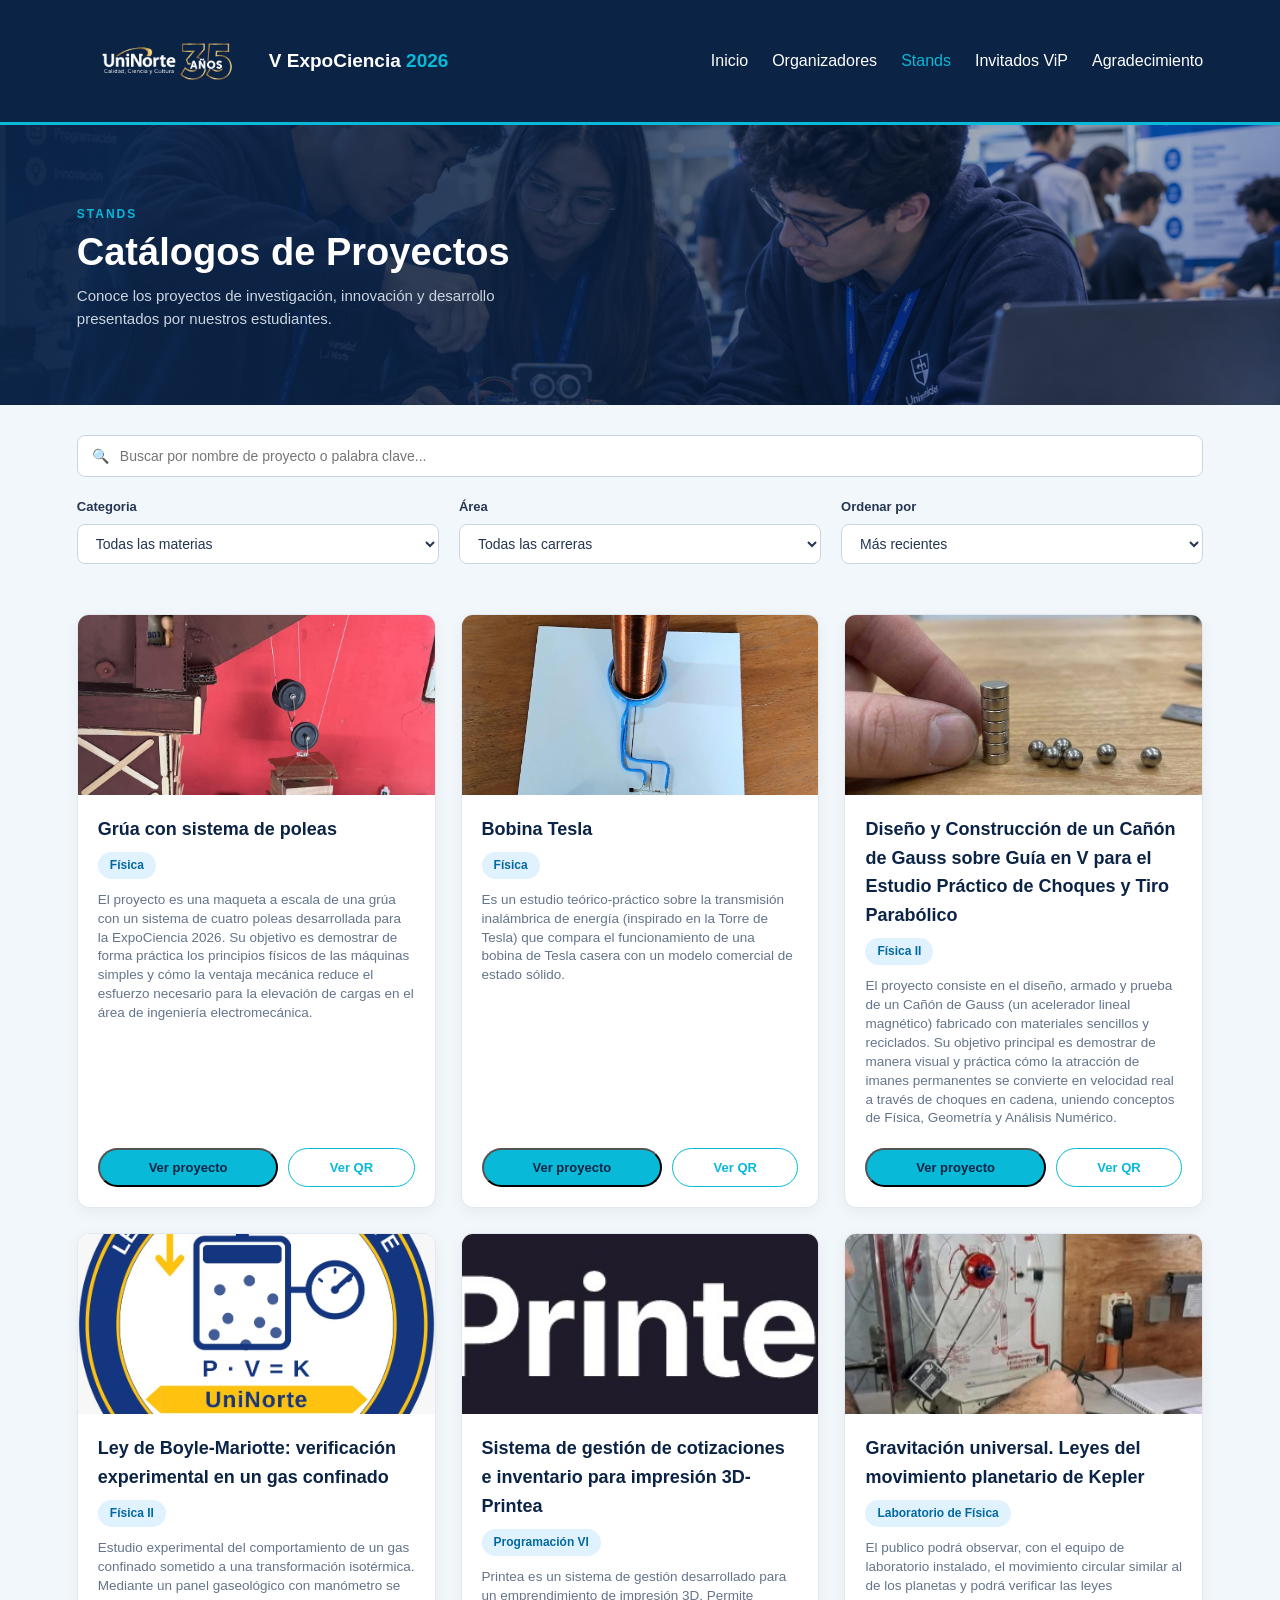
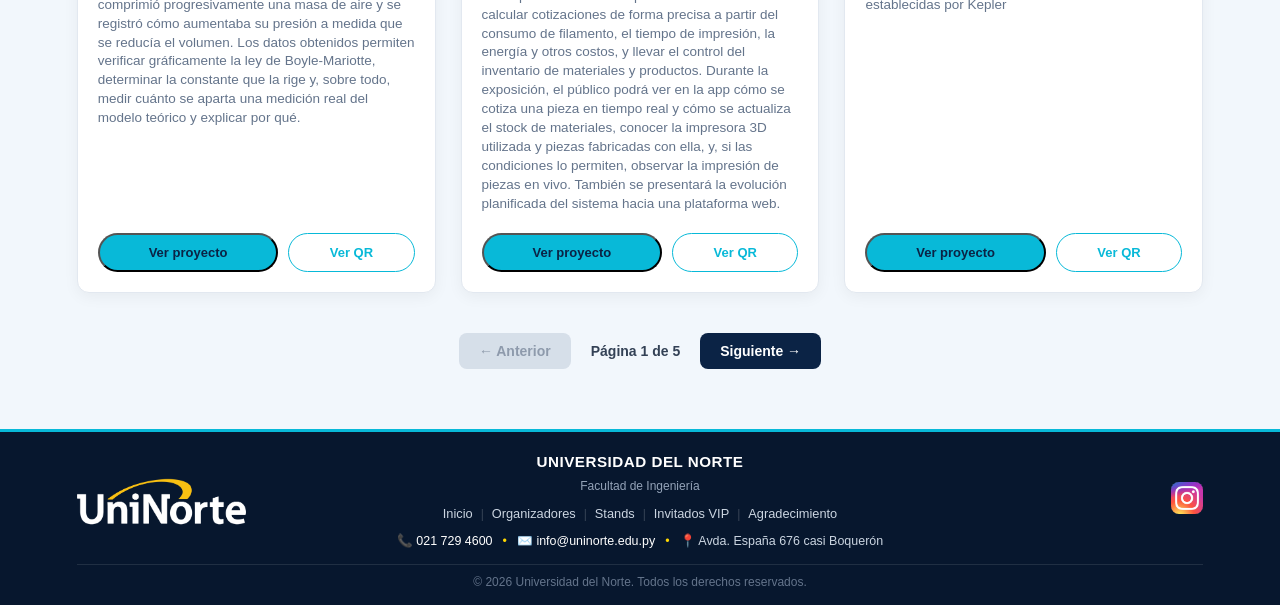
<file: pages/stands.html>
<!DOCTYPE html>
<html lang="en">
<head>
    <meta charset="UTF-8">
    <meta name="viewport" content="width=device-width, initial-scale=1.0">
     <link rel="icon" type="image/png" href="../assets/icons/insginia de uninorte.jfif">
      <link rel="stylesheet" href="../css/style.css">
      <link rel="stylesheet" href="../css/stands.css">
    <title>Stands</title>
</head>
<body>
        <header class="encabezado">
        <a href="index.html" class="logo">
               <img
                  src="../assets/icons/UniNorte_35_anos_transparente.png"
                 alt="Logotipo de ExpoCiencia"
                    class="logo-imagen"
                >
            <span>V ExpoCiencia <strong>2026</strong></span>
        </a>

        <nav class="menu">
            <a href="index.html">Inicio</a>
            <a href="organizadores.html">Organizadores</a>
            <a href="stands.html" class="activo">Stands</a>
            <a href="invitados.html">Invitados ViP</a>
            <a href="agradecimiento.html">Agradecimiento</a>
        </nav>
    </header>

    <main>
        <!--Portada -->
        <section class="hero-portada">
            <div class="hero-portada-contenido">
                <span class="etiqueta-secunadaria">Stands</span>
                <h1>Catálogos de Proyectos</h1>
                <p>
                    Conoce los proyectos de investigación, innovación y desarrollo
                    presentados por nuestros estudiantes.
                </p>
            </div>
        </section>

        <!--Busqueda por categoria -->
        <section class="seccion-filtros">
            <div class="contenedor-filtros">
                <div class="grupo-filtro filtro-buscador">
                    <div class="caja-buscador">
                        <span class="icono-buscar">🔍</span>
                        <input
                            type="text"
                            id="input-buscar"
                            placeholder="Buscar por nombre de proyecto o palabra clave..."
                        >
                    </div>
                </div>
                <!-- Opciones de Selección y Ordenamiento -->
                 <div class="grupo-selects">
                    <div class="grupo-filtro">
                        <label for="select-categoria">Categoria</label>
                        <select id="select-categoria">
                            <option value="todas">Todas las materias</option>
                            <option value="fisica-ii">Física II</option>
                            <option value="laboratorio-fisica">Laboratorio de Física</option>
                            <option value="fisica">Física</option>
                            <option value="electronica-ii">Electrónica II</option>
                            <option value="electricidad-magnetismo">Electricidad y magnetismo</option>
                            <option value="proyecto-independiente">Proyecto Independiente</option>
                            <option value="robotica">Robótica</option>
                            <option value="metodologia-investigacion">Metodología de la Investigación</option>
                            <option value="programacion-vi">Programación VI</option>
                            <option value="programacion-ii">Programación II</option>
                            <option value="radiocomunicaciones-antenas">Radiocomunicaciones</option>
                            <option value="programacion-iv">Programación IV</option>

                        </select>
                    </div>
                    <div class="grupo-filtro">
                        <label for="select-area">Área</label>
                        <select id="select-area">
                         <option value="todas">Todas las carreras</option>
                         <option value="ingenieria-informatica">Ingeniería Informática</option>
                         <option value="ingenieria-electromecanica">Ingeniería Electromecánica</option>
                         <option value="ingenieria-telecomunicaciones">Ingeniería en Telecomunicaciones</option>
                            
                        </select>
                     </div>
                    <div class="grupo-filtro">
                        <label for="select-orden">Ordenar por</label>
                        <select id="select-orden">
                            <option value="recientes">Más recientes</option>
                            <option value="antiguos">Más antiguos</option>
                            <option value="az">A - Z</option>
                        </select>
                    </div> 
                 </div>
            </div>
        </section>

         <!-- CONTENEDOR PRINCIPAL DE STANDS -->
            <section class="seccion-stands">
                <div class="grilla-stands" id="contenedor-stands"></div>
                
                <!-- CONTENEDOR DE PAGINACIÓN -->
                <div class="paginacion-contenedor" id="paginacion-cont"></div>         
            </section>
           <!-- ==================== MODAL DE PROYECTO ==================== -->
        <div id="modal-proyecto" class="modal-overlay">
            <div class="modal-contenido">
                <!-- Botón de cerrar (la "X") -->
                <span class="btn-cerrar-modal" onclick="cerrarModal()">&times;</span>
                
                <div id="modal-datos"></div>
            </div>
        </div>

        <!-- ==================== MODAL DE QR ==================== -->
        <div id="modal-qr" class="modal-overlay">
            <div class="modal-contenido qr-contenido">
                <span class="btn-cerrar-modal" onclick="cerrarModalQR()">&times;</span>
                <div id="modal-datos-qr">
                    <!-- Aqui se cargará el QR automaticamente -->
                </div>
            </div>

        </div>
      
    </main>



    <footer class="pie-pagina">
        <div class="footer-contenido">
            
            
            <div class="footer-columna footer-logo-col">
                <img src="../assets/icons/logo Pie de pagina.png" alt="Logo UniNorte" class="footer-logo-uninorte">
            </div>

        
            <div class="footer-columna footer-centro">
                <strong>UNIVERSIDAD DEL NORTE </strong>
                <p class="subtitulo-facultad">Facultad de Ingeniería</p>
                
                <nav class="footer-menu">
                    <a href="index.html">Inicio</a>
                    <span class="separador">|</span>
                    <a href="organizadores.html">Organizadores</a>
                    <span class="separador">|</span>
                    <a href="stands.html">Stands</a>
                    <span class="separador">|</span>
                    <a href="invitados.html">Invitados VIP</a>
                    <span class="separador">|</span>
                    <a href="agradecimiento.html">Agradecimiento</a>
                </nav>

                <div class="footer-contacto-mini">
                    <span>📞 <a href="tel:0217294600">021 729 4600</a></span>
                    <span class="separador">•</span>
                    <span>✉️ <a href="mailto:info@uninorte.edu.py">info@uninorte.edu.py</a></span>
                    <span class="separador">•</span>
                    <span>📍 Avda. España 676 casi Boquerón</span>
                </div>
            </div> 

        
            <div class="footer-columna footer-redes-col">
                <a href="https://www.instagram.com/uninorteparaguay/" target="_blank" rel="noopener noreferrer" aria-label="Instagram">
                    <img src="../assets/img/foto/instagram.jfif" alt="Instagram UniNorte" class="ig-uninorte">
                </a>
            </div>

        </div> 

    
        <div class="footer-copy">
            <p>&copy; 2026 Universidad del Norte. Todos los derechos reservados.</p>
        </div>
    </footer>
    <script src="../js/stands.js"></script>
</body>
</html>
</file>
<file: css/index.css>
/* ==================== SECCIÓN PORTADA (HERO BANNER INDEX) ==================== */
.portada {
    position: relative;
    width: 100%;
    min-height: 500px;
    padding: 60px 6%;
    display: flex;
    align-items: center;
    background: 
        linear-gradient(90deg,
            rgba(11, 35, 69, 0.95) 0%,
            rgba(11, 35, 69, 0.82) 50%,
            rgba(11, 35, 69, 0.35) 100%
        ),
        url("../assets/img/portada/Portada.jfif") center / cover no-repeat;
    color: var(--blanco);
}

.portada-contenido {
    width: 100%;
    max-width: 1200px;
    margin: 0 auto;
    display: flex;
    flex-direction: row; 
    justify-content: space-between;
    align-items: flex-end; 
    flex-wrap: wrap;
    gap: 30px;
}
.portada-izquierda {
    max-width: 580px;
}

.etiqueta {
    display: inline-block;
    color: var(--ciano);
    font-size: 12px;
    font-weight: 800;
    letter-spacing: 2px;
    text-transform: uppercase;
    margin-bottom: 12px;
}

.portada h1 {
    font-size: clamp(40px, 4.5vw, 58px);
    font-weight: 900;
    line-height: 1.05;
    margin-bottom: 12px;
}

.portada h1 span {
    color: var(--ciano);
}

.portada h2 {
    font-size: 22px;
    font-weight: 700;
    line-height: 1.3;
    margin-bottom: 14px;
    color: #ffffff;
}

.portada-izquierda p {
    font-size: 15px;
    color: #cbd5e1;
    line-height: 1.5;
    margin-bottom: 28px;
    max-width: 500px;
}

.botones {
    display: flex;
    gap: 16px;
    align-items: center;
}

/* TARJETAS FLOTANTES DE FECHA Y SEDE */
.datos-eventos {
    display: flex;
    flex-direction: row; /* Fuerza a Fecha y Sede a ir de lado a lado */
    gap: 16px;
    align-self: flex-end;
}

.dato-card {
    background-color: rgba(11, 35, 69, 0.75);
    backdrop-filter: blur(8px);
    -webkit-backdrop-filter: blur(8px);
    border: 1px solid rgba(255, 255, 255, 0.15);
    border-radius: 12px;
    padding: 14px 20px;
    display: flex;
    align-items: center;
    gap: 12px;
    min-width: 210px;
}

.dato-icono {
    font-size: 22px;
}

.dato-card strong {
    display: block;
    font-size: 14px;
    color: #ffffff;
}

.dato-card p {
    font-size: 13px;
    color: #cbd5e1;
    margin: 0;
}

/* ==================== HISTORIA NARRATIVA ==================== */
.seccion-historia-narrativa {
    background-color: var(--blanco);
    padding: 60px 6%;
}

.contenedor-historia {
    max-width: 900px;
    margin: 0 auto;
}

.cabecera-historia {
    text-align: center;
    margin-bottom: 50px;
}

.cabecera-historia h2 {
    color: var(--azul);
    font-size: 32px;
    font-weight: 800;
    line-height: 1.3;
    margin-top: 10px;
}

/* Filas con Icono y Texto */
.bloque-historia {
    display: flex;
    gap: 25px;
    margin-bottom: 45px;
}

.icono-historia {
    font-size: 32px;
    background-color: #f1f5f9;
    min-width: 70px;
    width: 70px;
    height: 70px;
    display: flex;
    justify-content: center;
    align-items: center;
    border-radius: 50%;
    box-shadow: 0 4px 10px rgba(0,0,0,0.04);
}

.texto-historia h3 {
    color: #1e3a8a;
    font-size: 22px;
    font-weight: 800;
    margin-bottom: 15px;
    padding-top: 10px;
}

.texto-historia p {
    color: #475569;
    font-size: 15.5px;
    line-height: 1.7;
    margin-bottom: 15px;
    text-align: justify;
}

/* Caja Especial resaltada para el 2026 */
.caja-actualidad {
    background-color: #f8fafc;
    border: 1px solid #e2e8f0;
    border-left: 5px solid var(--ciano); /* Línea lateral celeste */
    padding: 30px;
    border-radius: 12px;
    margin-top: 20px;
    box-shadow: 0 8px 20px rgba(0,0,0,0.03);
}

.caja-actualidad .icono-historia {
    background-color: var(--blanco); /* El ícono resalta en blanco */
}

/* Lista de hitos 2026 */
.lista-hitos-2026 {
    list-style: none;
    padding: 0;
    margin-top: 20px;
}

.lista-hitos-2026 li {
    color: #334155;
    font-size: 15px;
    margin-bottom: 18px;
    line-height: 1.6;
    padding-left: 15px;
    border-left: 2px solid #cbd5e1;
}

.lista-hitos-2026 li strong {
    color: #0f172a;
    font-weight: 700;
}
/* ==================== LÍNEA DE TIEMPO (HISTORIA) ==================== */
.seccion-historia {
    background-color: #f8fafc;
    padding: 60px 6%;
}
.historia-encabezado {
    text-align: center;
    margin-bottom: 50px;
}.etiqueta-secundaria {
    display: inline-block;
    color: #08b9d8;
    font-size: 13px;
    font-weight: 800;
    letter-spacing: 2px;
    text-transform: uppercase;
    margin-bottom: 8px;
}
.historia-encabezado h2 {
    color: #0b2345; 
    font-size: 32px;
    font-weight: 800;
    margin-bottom: 10px;
}
.historia-encabezado p {
    color: #64748b;
    font-size: 15px;
}
/* Estructura de la línea */
.linea-tiempo-contenedor {
    max-width: 700px;
    margin: 0 auto;
    position: relative;
    padding-left: 30px;
    border-left: 3px solid #e2e8f0;
}
.item-tiempo {
    position: relative;
    margin-bottom: 40px;
}
.item-tiempo:last-child {
    margin-bottom: 0;
}
/* Puntos de conexión */
.punto-tiempo {
    position: absolute;
    left: -39px;
    top: 5px;
    width: 16px;
    height: 16px;
    border-radius: 50%;
    background-color: #0b2345;
    border: 3px solid #ffffff;
    box-shadow: 0 0 0 2px #e2e8f0;
}
.item-tiempo.actual .punto-tiempo {
    background-color: #08b9d8;
    box-shadow: 0 0 0 3px rgba(8, 185, 216, 0.3);
}
/* Contenido de cada año */
.contenido-tiempo {
    background-color: #ffffff;
    padding: 20px;
    border-radius: 8px;
    box-shadow: 0 4px 6px rgba(0,0,0,0.02);
    border: 1px solid #f1f5f9;
}
.anio-tiempo {
    color: #1e40af;
    font-size: 20px;
    font-weight: 800;
    margin-bottom: 8px;
}
.contenido-tiempo strong {
    display: block;
    color: #334155;
    font-size: 14px;
    margin-bottom: 8px;
}
.contenido-tiempo p {
    color: #475569;
    font-size: 14px;
    line-height: 1.5;
    margin: 0;
}
/* Resaltado del HITO 2024 */
.badge-hito {
    display: inline-block;
    background-color: #fef08a;
    color: #a16207;
    font-size: 10px;
    font-weight: bold;
    padding: 3px 8px;
    border-radius: 12px;
    margin-bottom: 8px;
    text-transform: uppercase;
}
/* Destacado de la edición 2026 */
.caja-destacada {
    background-color: #eff6ff;
    border: 1px solid #bfdbfe;
    border-left: 4px solid #08b9d8; 
}
/* ==================== ADAPTACIÓN MÓVIL EXACTA (HASTA 768px) ==================== */
@media (max-width: 768px) {

    .portada {
        padding: 30px 16px;
        min-height: auto; /* Permite que el contenedor crezca según el contenido */
        height: auto;
    }
   

    .portada-contenido {
        flex-direction: column;
        align-items: center;
        text-align: center;
        gap: 20px;
    }

    .portada-izquierda {
        max-width: 100%;
    }

    .portada h1 {
        font-size: 28px; /* Título un poco más compacto */
    }

    .portada h2 {
        font-size: 16px;
    }

    .portada-izquierda p {
        font-size: 13px;
        margin-bottom: 20px;
    }

    .botones {
        justify-content: center;
        width: 100%;
        flex-direction: column; /* Apila un botón arriba del otro */
        gap: 10px;
    }

    .boton {
        width: 100%; /* Botones de ancho completo */
        text-align: center;
    }

    /* TARJETAS DE FECHA Y SEDE */
    .datos-eventos {
        width: 100%;
        flex-direction: column; /* Una debajo de la otra */
        align-self: center;
        gap: 10px;
        margin-top: 10px;
    }

    .dato-card {
        width: 100%;
        min-width: 0; /* Elimina restricciones de ancho mínimo */
        justify-content: center;
        padding: 12px 15px;
    }

     .bloque-historia {
        flex-direction: column;
        gap: 15px;
    }
    .icono-historia {
        min-width: 55px;
        width: 55px;
        height: 55px;
        font-size: 26px;
    }
    .texto-historia h3 {
        padding-top: 0;
    }
    .texto-historia p {
        text-align: left;
    }
    /*linea de tiempo */
    .linea-tiempo-contenedor {
        padding-left: 20px;
    }
    .punto-tiempo {
        left: -29px;
    }
}
</file>
<file: css/style.css>
/* ==================== 1. VARIABLES Y CONFIGURACIÓN GENERAL ==================== */
:root {
    --azul: #0b2345;
    --azul-claro: #163b67;
    --ciano: #08b9d8;
    --blanco: #ffffff;
    --red: #ff0000;
    --fondo: #f2f7fc;
    --texto: #243650;
}

* {
    margin: 0;
    padding: 0;
    box-sizing: border-box;
}

html {
    scroll-behavior: smooth;
}

body {
    font-family: Arial, Helvetica, sans-serif;
    background-color: var(--fondo);
    color: var(--texto);
    line-height: 1.6;
    display: flex;
    flex-direction: column;
    min-height: 100vh;
}
main {
    flex: 1; /* Ocupa todo el espacio disponible verticalmente */
}

a {
    text-decoration: none;
}

/* ==================== 2. COMPONENTES REUTILIZABLES (BOTONES) ==================== */
.boton {
    display: inline-block;
    padding: 12px 22px;
    border-radius: 30px;
    font-weight: bold;
    transition: transform 0.2s, background 0.2s;
    cursor: pointer;
}

.boton-principal {
    background-color: var(--ciano);
    color: var(--azul);
}

.boton-principal:hover {
    background-color: #38d3ef;
    transform: translateY(-2px);
    box-shadow: 0 4px 15px rgba(8, 185, 216, 0.4);
}

.boton-secundario {
    background-color: rgba(255, 255, 255, 0.05);
    color: var(--blanco);
    border: 1.5px solid var(--blanco);
}

.boton-secundario:hover {
    background-color: rgba(255, 255, 255, 0.15);
    transform: translateY(-2px);
}

/* ==================== 3. CABECERA (NAVBAR) ==================== */
.encabezado {
    min-height: 80px;
    padding: 16px 6%;
    display: flex;
    flex-direction: row;
    align-items: center;
    justify-content: space-between;
    gap: 24px;
    background-color: var(--azul);
    border-bottom: 3px solid var(--ciano);
}

.logo {
    color: var(--blanco);
    display: flex;
    align-items: center;
    gap: 12px;
    flex-shrink: 0;
    font-size: 19px;
    font-weight: bold;
}

.logo strong {
    color: var(--ciano);
}

.logo-imagen {
    width: 180px;
    height: 90px;
    object-fit: contain;
}

.menu {
    display: flex;
    align-items: center;
    justify-content: flex-end;
    gap: 24px;
    flex-wrap: wrap;
}

.menu a {
    color: var(--blanco);
    font-size: 16px;
    transition: color 0.2s;
}

.menu a:hover, 
.menu a.activo {
    color: var(--ciano);
}

/* ==================== 4. PIE DE PÁGINA (FOOTER) ==================== */
.pie-pagina {
    background-color: #07172e;
    color: var(--blanco);
    padding: 18px 6% 12px 6%;
    border-top: 3px solid var(--ciano);
}

.footer-contenido {
    max-width: 1200px;
    margin: 0 auto;
    display: grid;
    grid-template-columns: 1fr 2.5fr 1fr;
    align-items: center;
    gap: 15px;
    padding-bottom: 12px;
    border-bottom: 1px solid rgba(255, 255, 255, 0.1);
}

.footer-logo-col {
    display: flex;
    justify-content: flex-start;
    align-items: center;
}

.footer-logo-uninorte {
    height: 50px;
    width: auto;
    object-fit: contain;
}

.footer-centro {
    text-align: center;
    display: flex;
    flex-direction: column;
    align-items: center;
    gap: 2px;
}

.footer-centro strong {
    font-size: 0.95rem;
    letter-spacing: 0.5px;
    color: var(--blanco);
}

.subtitulo-facultad {
    font-size: 0.75rem;
    color: #94a3b8;
    margin-bottom: 6px;
}

.footer-menu {
    display: flex;
    justify-content: center;
    align-items: center;
    gap: 8px;
    flex-wrap: wrap;
    margin-bottom: 6px;
}

.footer-menu a {
    color: #cbd5e1;
    font-size: 0.8rem;
}

.footer-menu a:hover {
    color: var(--ciano);
}

.footer-menu .separador {
    color: rgba(255, 255, 255, 0.2);
    font-size: 0.75rem;
}

.footer-contacto-mini {
    display: flex;
    justify-content: center;
    align-items: center;
    gap: 10px;
    flex-wrap: wrap;
    font-size: 0.78rem;
    color: #cbd5e1;
}

.footer-contacto-mini a {
    color: #ffffff;
    text-decoration: none;
}

.footer-contacto-mini a:hover {
    color: var(--ciano);
}

.footer-contacto-mini .separador {
    color: #ffd700;
}

.footer-redes-col {
    display: flex;
    justify-content: flex-end;
    align-items: center;
}

.ig-uninorte {
    width: 32px;
    height: 32px;
    object-fit: contain;
    border-radius: 8px;
    transition: transform 0.2s ease;
}

.footer-redes-col a:hover .ig-uninorte {
    transform: scale(1.15);
}

.footer-copy {
    text-align: center;
    padding-top: 8px;
    color: #64748b;
    font-size: 0.75rem;
}


/* ==================== HEADER Y FOOTER EN MÓVILES ==================== */
@media (max-width: 768px) {

    /* Navbar centrado */
    .encabezado {
        flex-direction: column;
        gap: 12px;
        padding: 12px 4%;
        text-align: center;
    }

    .menu {
        justify-content: center;
        gap: 10px;
        flex-wrap: wrap;
    }

    .menu a {
        font-size: 14px;
    }

   
    .footer-contenido {
        grid-template-columns: 1fr;
        text-align: center;
        gap: 20px;
    }

    .footer-logo-col, 
    .footer-redes-col {
        justify-content: center;
    }

    .footer-contacto-mini {
        flex-direction: column; 
        gap: 6px;
    }

    .footer-contacto-mini .separador {
        display: none; 
    }
}
</file>
<file: css/agradecimiento.css>
/* ==================== PORTADA INDEPENDIENTE DE AGRADECIMIENTO ==================== */
.hero-portada-agradecimiento-propia {
    width: 100%;
    min-height: 240px;
    padding: 45px 6%;
    display: flex;
    align-items: center;
    background-color: #0b2345;
    background-image: linear-gradient(135deg, #0b2345 0%, #163b67 100%);
    color: #ffffff;
    justify-content: flex-start;
    text-align: left;
    border-bottom: 3px solid #08b9d8;
}

.hero-contenido-propio {
    max-width: 650px;
    margin: 0;
}

.etiqueta-agradecimiento-propia {
    display: inline-block;
    color: #08b9d8;
    font-size: 13px;
    font-weight: 800;
    letter-spacing: 2px;
    text-transform: uppercase;
    margin-bottom: 8px;
}

.hero-portada-agradecimiento-propia h1 {
    font-size: 38px;
    font-weight: 800;
    margin-bottom: 10px;
    color: #ffffff;
}

.hero-portada-agradecimiento-propia p {
    font-size: 15px;
    color: #cbd5e1;
    line-height: 1.6;
}

/* ==================== SECCIÓN DE CONTENIDO Y CABECERA ==================== */
.seccion-equipo,
.seccion-agradecimientos {
    padding: 60px 6% 80px 6%;
    background-color: #f8fafc;
}

.cabecera-equipo,
.cabecera-agradecimientos {
    text-align: center;
    margin-bottom: 45px;
}

.cabecera-equipo h2,
.cabecera-agradecimientos h2 {
    color: #0b2345;
    font-size: 28px;
    font-weight: 800;
    margin-bottom: 12px;
    display: flex;
    align-items: center;
    justify-content: center;
    gap: 12px;
}

.cabecera-equipo h2::before,
.cabecera-agradecimientos h2::before {
    content: "";
    display: block;
    width: 4px;
    height: 28px;
    background-color: #08b9d8;
    border-radius: 2px;
}

.cabecera-equipo p,
.cabecera-agradecimientos p {
    color: #64748b;
    font-size: 15px;
    max-width: 650px;
    margin: 0 auto;
    line-height: 1.6;
}

/* ==================== CONTENEDOR DE TARJETAS ==================== */
.contenedor-agradecimientos {
    max-width: 900px;
    margin: 0 auto;
    display: flex;
    flex-direction: column;
    gap: 24px;
}

.tarjeta-agradecimiento {
    background-color: #ffffff;
    border: 1px solid #e2e8f0;
    border-radius: 14px;
    padding: 30px;
    box-shadow: 0 4px 15px rgba(0, 0, 0, 0.03);
    transition: transform 0.25s ease, box-shadow 0.25s ease;
}

.tarjeta-agradecimiento:hover {
    transform: translateY(-3px);
    box-shadow: 0 10px 25px rgba(0, 0, 0, 0.07);
}

/* ==================== TARJETA DESTACADA DEL FUNDADOR ==================== */
.tarjeta-fundador-destacada {
    display: flex;
    align-items: center;
    gap: 28px;
    background: linear-gradient(135deg, #ffffff 0%, #f0f9ff 100%);
    border: 1.5px solid #bae6fd;
    border-left: 6px solid #08b9d8;
}

.fundador-foto-contenedor {
    width: 115px;
    height: 115px;
    border-radius: 50%;
    overflow: hidden;
    border: 3px solid #08b9d8;
    box-shadow: 0 4px 14px rgba(8, 185, 216, 0.25);
    flex-shrink: 0;
    margin: 0 auto;
}

.fundador-foto-contenedor img {
    width: 100%;
    height: 100%;
    object-fit: cover;
    object-position: top;
}

.fundador-info {
    flex: 1;
    min-width: 260px;
}

.etiqueta-fundador {
    color: #08b9d8;
    font-size: 12px;
    font-weight: 800;
    text-transform: uppercase;
    letter-spacing: 1.5px;
    display: block;
    margin-bottom: 6px;
}

/* ==================== TIPOGRAFÍAS DE TARJETAS ==================== */
.titulo-agradecimiento-univ {
    color: #0b2345;
    font-size: 20px;
    font-weight: 800;
    margin-bottom: 12px;
}

.titulo-agradecimiento-fundador {
    color: #0284c7;
    font-size: 21px;
    font-weight: 800;
    margin-bottom: 10px;
}

.titulo-agradecimiento-comite {
    color: #0b2345;
    font-size: 20px;
    font-weight: 800;
    margin-bottom: 12px;
}

.titulo-agradecimiento-estudiantes {
    color: #2563eb;
    font-size: 20px;
    font-weight: 800;
    margin-bottom: 12px;
}

.texto-agradecimiento {
    color: #475569;
    font-size: 15px;
    line-height: 1.7;
    margin: 0;
}

/* ==================== ADAPTACIÓN MÓVIL ==================== */
@media (max-width: 768px) {
    .hero-portada-agradecimiento-propia {
        padding: 35px 6%;
        text-align: center;
        justify-content: center;
    }

    .hero-contenido-propio {
        margin: 0 auto;
    }

    .cabecera-equipo h2,
    .cabecera-agradecimientos h2 {
        font-size: 24px;
    }

    .tarjeta-fundador-destacada {
        flex-direction: column;
        text-align: center;
        gap: 18px;
    }

    .tarjeta-agradecimiento {
        padding: 24px 20px;
    }
}
</file>
<file: css/invitados.css>
/* ==================== PORTADA INVITADOS VIP ==================== */
.hero-portada-invitados {
    width: 100%;
    min-height: 320px;
    padding: 60px 6%;
    display: flex;
    align-items: center;
    background-color: #0b1f38;
    background-image: 
        linear-gradient(90deg, rgba(11, 31, 56, 0.96) 0%, rgba(11, 31, 56, 0.75) 50%, rgba(11, 31, 56, 0.3) 100%),
        url("../assets/img/portada/microfono.png"); 
    background-size: cover;
    background-position: center;
    color: #ffffff;
}

.hero-portada-contenido {
    max-width: 580px;
}

.etiqueta-secundaria {
    display: inline-block;
    color: #08b9d8;
    font-size: 12px;
    font-weight: 800;
    letter-spacing: 2px;
    text-transform: uppercase;
    margin-bottom: 10px;
}

.hero-portada-invitados h1 {
    font-size: 42px;
    font-weight: 800;
    line-height: 1.15;
    margin-bottom: 15px;
    color: #ffffff;
}

.hero-portada-invitados p {
    font-size: 15px;
    color: #cbd5e1;
    line-height: 1.6;
    margin: 0;
}

/* ==================== SECCIÓN Y GRILLA DE INVITADOS ==================== */
.seccion-invitados {
    width: 100%;
    padding: 60px 6%;
    background-color: #f8fafc;
}

.grilla-invitados {
   max-width: 1350px;
    margin: 0 auto;
    display: grid;
    grid-template-columns: repeat(3, 1fr);
    gap: 30px;
}

/* ==================== TARJETA ESTILO REFERENCIA ==================== */
.tarjeta-invitado {
    background-color: #ffffff;
    border: 1px solid #e2e8f0;
    border-radius: 12px;
    padding: 20px;
    box-shadow: 0 4px 15px rgba(0, 0, 0, 0.03);
    display: flex;
    flex-direction: row; 
    align-items: flex-start;
    gap: 20px;
    transition: transform 0.2s, box-shadow 0.2s;
}

.tarjeta-invitado:hover {
    transform: translateY(-4px);
    box-shadow: 0 10px 25px rgba(0, 0, 0, 0.08);
}

.invitado-imagen {
   flex-shrink: 0;
    width: 120px;
    height: 120px;
    border-radius: 50%; 
    overflow: hidden;
    border: 3px solid #f1f5f9;
    background-color: #ffffff;
    box-shadow: 0 4px 10px rgba(0, 0, 0, 0.05);
    display: flex;
    align-items: center;
    justify-content: center;
}

.invitado-imagen img {
    width: 100%;
    height: 100%;
    object-fit: cover;
    object-position: center;
}

.invitado-info {
    display: flex;
    flex-direction: column;
    text-align: left;
    flex-grow: 1;
}

.invitado-info h3 {
    color: #0f172a;
    font-size: 17px;
    font-weight: 800;
    margin-bottom: 4px;
    line-height: 1.2;
}

.rol-destacado {
    color: #475569;
    font-size: 13px;
    font-weight: 600;
    margin-bottom: 8px;
}

.descripcion {
    color: #64748b;
    font-size: 12.5px;
    line-height: 1.45;
    margin-bottom: 15px;
}

.badge-especialidad {
    align-self: flex-start;
    background-color: #f0f9ff;
    color: #0369a1;
    border: 1px solid #bae6fd;
    font-size: 11px;
    font-weight: 700;
    padding: 4px 10px;
    border-radius: 20px;
    display: flex;
    align-items: center;
    gap: 5px;
}

/* ================== Adaptación Móvil =================== */
@media (max-width: 1024px) {
    .grilla-invitados {
        grid-template-columns: repeat(2, 1fr);
    }
}

@media (max-width: 768px) {
    .grilla-invitados {
        grid-template-columns: 1fr;
        max-width: 450px;
    }
    
    .tarjeta-invitado {
        flex-direction: column;
        align-items: center;
        text-align: center;
    }
    
    .invitado-info {
        align-items: center;
        text-align: center;
    }
    
    .badge-especialidad {
        align-self: center;
    }
}
</file>
<file: css/organizadores.css>
/* ==================== PORTADA ORGANIZADORES ==================== */
.hero-portada-organizadores {
    width: 100%;
    min-height: 280px; 
    padding: 50px 6%;
    display: flex;
    align-items: center;
    background-color: #0b1f38;
    background-image: 
        linear-gradient(90deg, rgba(11, 31, 56, 0.95) 0%, rgba(11, 31, 56, 0.6) 100%),
        url("../assets/img/portada/Organizdores.png");
    background-size: cover;
    background-position: center;
    color: #ffffff;
    justify-content: flex-start;
    text-align: left;
}

.hero-portada-contenido {
    max-width: 500px;
    margin: 0;
}

.etiqueta-secundaria {
    display: inline-block;
    color: #08b9d8;
    font-size: 13px;
    font-weight: 800;
    letter-spacing: 2px;
    text-transform: uppercase;
    margin-bottom: 8px;
}

.hero-portada-organizadores h1 {
    font-size: 42px;
    font-weight: 800;
    margin-bottom: 15px;
}

.hero-portada-organizadores p {
    font-size: 15px;
    color: #cbd5e1;
    line-height: 1.6;
}

/* ==================== SECCIONES DE EQUIPO ==================== */
.seccion-equipo {
    padding: 70px 6%;
    background-color: #ffffff;
}

.seccion-desarrolladores {
    background-color: #f8fafc;
    border-top: 1px solid #e2e8f0;
}

.cabecera-equipo {
    text-align: center;
    margin-bottom: 50px;
}

.cabecera-equipo h2 {
    color: #0b2345;
    font-size: 28px;
    font-weight: 800;
    margin-bottom: 10px;
    display: flex;
    align-items: center;
    justify-content: center;
    gap: 12px;
}


.cabecera-equipo h2::before {
    content: "";
    display: block;
    width: 4px;
    height: 30px;
    background-color: #08b9d8;
}

.cabecera-equipo p {
    color: #64748b;
    font-size: 15px;
}

/* ==================== GRILLA Y TARJETAS NUEVAS ==================== */
.grilla-organizadores {
    max-width: 1200px;
    margin: 0 auto;
    display: flex;
    flex-wrap: wrap;
    gap: 30px;
    justify-content: center; 
}

.tarjeta-perfil {
    width: 260px; 
    background-color: #ffffff;
    border: 1px solid #e2e8f0;
    border-radius: 12px;
    padding: 30px 20px;
    text-align: center;
    box-shadow: 0 4px 10px rgba(0,0,0,0.03);
    transition: transform 0.2s, box-shadow 0.2s;
    display: flex;
    flex-direction: column;
    align-items: center;
}

.tarjeta-perfil:hover {
    transform: translateY(-5px);
    box-shadow: 0 10px 25px rgba(0,0,0,0.08);
}

/* FOTOS CIRCULARES */
.perfil-imagen-circular {
    width: 100px;
    height: 100px;
    border-radius: 50%;
    overflow: hidden;
    margin-bottom: 15px;
    border: 3px solid #f1f5f9;
    box-shadow: 0 4px 10px rgba(0,0,0,0.1);
}

.perfil-imagen-circular img {
    width: 100%;
    height: 100%;
    object-fit: cover;
    object-position: top;
}

/* TEXTOS CENTRADOS */
.perfil-info-centrada {
    display: flex;
    flex-direction: column;
    align-items: center;
    flex: 1;
}

.perfil-info-centrada h3 {
    color: #0f172a;
    font-size: 17px;
    font-weight: 800;
    margin-bottom: 6px;
}

.perfil-rol-texto {
    font-size: 12px;
    font-weight: 700;
    margin-bottom: 15px;
}

.texto-naranja {
    color: #08b9d8; 
}

.texto-azul {
    color: #3b82f6; 
}

.perfil-info-centrada p {
    color: #64748b;
    font-size: 12px;
    line-height: 1.5;
    margin: 0;
    flex: 1;
}

/* Icono abajo */
.icono-inferior {
    margin-top: 20px;
    font-size: 18px;
    color: #08b9d8;
}
.perfil-carrera-texto {
    font-size: 11.5px;
    color: #64748b;
    font-weight: 600;
    margin-bottom: 12px;
    display: block;
}

/* ==================== ADAPTACION MOVIL ==================== */
@media (max-width: 768px) {
    .hero-portada-organizadores {
        padding: 40px 6%;
        text-align: center;
        justify-content: center;
    }
    .hero-portada-contenido {
        margin: 0 auto;
    }
    .grilla-organizadores {
        grid-template-columns: repeat(auto-fit, minmax(200px, 1fr));
    }
}
</file>
<file: css/stands.css>
/* ==================== PORTADA DE STANDS ==================== */
.hero-portada {
    width: 100%;
    min-height: 280px; 
    padding: 50px 6%;
    display: flex;
    align-items: center;
    background-color: #0b2345;
    background-image: 
        linear-gradient(90deg,
            rgba(11, 35, 69, 0.95) 0%,
            rgba(11, 35, 69, 0.82) 45%,
            rgba(11, 35, 69, 0.35) 80%
        ),
        url("../assets/img/portada/stands.png");
      
    background-position: right center; 
    background-size: cover;
    background-repeat: no-repeat;
    color: var(--blanco);
}

.hero-portada-contenido {
    max-width: 440px;
}

.etiqueta-secunadaria {
    display: inline-block;
    color: var(--ciano);
    font-size: 12px;
    font-weight: 800;
    letter-spacing: 2px;
    text-transform: uppercase;
    margin-bottom: 8px;
}

.hero-portada h1 {
    font-size: 38px;
    font-weight: 800;
    line-height: 1.1;
    margin-bottom: 12px;
    color: var(--blanco);
}

.hero-portada p {
    font-size: 15px;
    color: #cbd5e1;
    line-height: 1.5;
}

/* ==================== BUSCADOR Y FILTROS ==================== */
.seccion-filtros {
    width: 100%;
    padding: 30px 6%;
    background-color: var(--fondo);
}

.contenedor-filtros {
    max-width: 1200px;
    margin: 0 auto;
    display: flex;
    flex-direction: column;
    gap: 20px;
}

.caja-buscador {
    position: relative;
    width: 100%;
}

.icono-buscar {
    position: absolute;
    left: 15px;
    top: 50%;
    transform: translateY(-50%);
    font-size: 14px;
    color: #94a3b8;
}

.caja-buscador input {
    width: 100%;
    padding: 12px 16px 12px 42px;
    border: 1.5px solid #cbd5e1;
    border-radius: 8px;
    font-size: 14px;
    outline: none;
    transition: border-color 0.2s, box-shadow 0.2s;
    background-color: var(--blanco);
}

.caja-buscador input:focus {
    border-color: var(--ciano);
    box-shadow: 0 0 0 3px rgba(8, 185, 216, 0.15);
}

.grupo-selects {
    display: grid;
    grid-template-columns: repeat(3, 1fr);
    gap: 20px;
}

.grupo-filtro {
    display: flex;
    flex-direction: column;
    gap: 6px;
}

.grupo-filtro label {
    font-size: 13px;
    font-weight: bold;
    color: var(--texto);
}

.grupo-filtro select {
    padding: 10px 14px;
    border: 1.5px solid #cbd5e1;
    border-radius: 8px;
    font-size: 14px;
    background-color: var(--blanco);
    color: var(--texto);
    cursor: pointer;
    outline: none;
    transition: border-color 0.2s;
}

.grupo-filtro select:focus {
    border-color: var(--ciano);
}

/* ==================== GRILLA Y TARJETAS DE STANDS ==================== */
.seccion-stands {
    width: 100%;
    padding: 20px 6% 60px 6%;
    background-color: var(--fondo);
}

.grilla-stands {
    max-width: 1200px;
    margin: 0 auto;
    display: grid;
    grid-template-columns: repeat(3, 1fr); 
    gap: 25px;
}

.tarjeta-stand {
    background-color: var(--blanco);
    border-radius: 12px;
    overflow: hidden;
    box-shadow: 0 4px 15px rgba(0, 0, 0, 0.05);
    border: 1px solid #e2e8f0;
    display: flex;
    flex-direction: column;
    transition: transform 0.2s, box-shadow 0.2s;
}

.tarjeta-stand:hover {
    transform: translateY(-4px);
    box-shadow: 0 8px 25px rgba(0, 0, 0, 0.1);
}

.stand-imagen {
    width: 100%;
    height: 180px;
    overflow: hidden;
    background-color: #e2e8f0;
}

.stand-imagen img {
    width: 100%;
    height: 100%;
    object-fit: cover;
}

.stand-cuerpo {
    padding: 20px;
    display: flex;
    flex-direction: column;
    flex: 1;
}

.stand-cuerpo h3 {
    font-size: 18px;
    color: var(--azul);
    font-weight: 700;
    margin-bottom: 8px;
}

.badge-categoria {
    align-self: flex-start;
    background-color: #e0f2fe;
    color: #0369a1;
    font-size: 12px;
    font-weight: 600;
    padding: 4px 12px;
    border-radius: 20px;
    margin-bottom: 12px;
}

.stand-cuerpo p {
    font-size: 13.5px;
    color: #64748b;
    line-height: 1.4;
    margin-bottom: 20px;
    flex: 1;
}

.stand-acciones {
    display: flex;
    gap: 10px;
}

.btn-stand {
    flex: 1.2;
    padding: 10px;
    font-size: 13px;
    text-align: center;
}

.btn-qr {
    flex: 0.8;
    padding: 10px;
    font-size: 13px;
    text-align: center;
    color: var(--ciano);
    border-color: var(--ciano);
}

.btn-qr:hover {
    background-color: rgba(8, 185, 216, 0.1);
}
.modal-overlay {
    position: fixed;
    top: 0;
    left: 0;
    width: 100%;
    height: 100%;
    background-color: rgba(11, 35, 69, 0.85); /* Fondo azul oscuro transparente */
    display: flex;
    justify-content: center;
    align-items: center;
    z-index: 1000;
    opacity: 0;
    visibility: hidden;
    transition: opacity 0.3s ease, visibility 0.3s ease;
}
.modal-overlay.activo {
    opacity: 1;
    visibility: visible;
}
    /* Contenedor principal del modal */
.modal-contenido {
    background-color: var(--blanco);
    width: 95%;
    max-width: 950px;
    max-height: 90vh; /* Evita que el modal sea más alto que la pantalla */
    overflow-y: auto; /* Agrega scroll si el contenido es muy largo */
    border-radius: 12px;
    position: relative;
    padding: 40px;
    box-shadow: 0 10px 40px rgba(0,0,0,0.3);
    transform: translateY(-30px);
    transition: transform 0.3s ease;
}
.modal-overlay.activo .modal-contenido {
    transform: translateY(0);
}
/* Botón de cerrar (X) */
.btn-cerrar-modal {
    position: absolute;
    top: 15px;
    right: 20px;
    font-size: 30px;
    color: #94a3b8;
    cursor: pointer;
    background: #f1f5f9;
    border-radius: 50%;
    width: 40px;
    height: 40px;
    display: flex;
    justify-content: center;
    align-items: center;
    transition: all 0.2s;
}
.btn-cerrar-modal:hover {
    background: #e2e8f0;
    color: #0f172a;
}
.badge-area-amarillo {
    display: inline-block;
    background-color: #fef08a; /* Fondo amarillo claro */
    color: #a16207; /* Texto mostaza oscuro */
    font-size: 11px;
    font-weight: 800;
    padding: 6px 14px;
    border-radius: 20px;
    text-transform: uppercase;
    letter-spacing: 1px;
    margin-bottom: 12px;
}
.modal-titulo-principal {
    color: #1e3a8a;
    font-size: 28px;
    font-weight: 800;
    margin-bottom: 25px;
    line-height: 1.2;
}
.modal-cuerpo-grid {
    display: grid;
    grid-template-columns: 1.8fr 1fr; /* Columna izquierda más ancha que la derecha */
    gap: 40px;
    border-top: 1px solid #e2e8f0;
    padding-top: 25px;
}
.titulo-seccion {
    color: #d97706; 
    font-size: 13px;
    font-weight: 800;
    text-transform: uppercase;
    letter-spacing: 1px;
    margin-bottom: 15px;
    margin-top: 25px;
    display: flex;
    align-items: center;
    gap: 8px;
}
/* Quita el margen superior al primer título de cada columna */
.col-izq .titulo-seccion:first-child,.col-der .titulo-seccion:first-child {
    margin-top: 0;
}

/* --- Cajas de colores y textos (Columna Izquierda) --- */
.caja-azul {
    background-color: #eff6ff; /* Celeste muy claro */
    border: 1px solid #bfdbfe;
    border-radius: 8px;
    padding: 20px;
    margin-bottom: 20px;
}

.caja-azul strong {
    color: #1e40af; /* Azul oscuro */
    display: block;
    margin-bottom: 8px;
    font-size: 15px;
}

.caja-azul p {
    color: #3b82f6; /* Azul brillante */
    font-size: 14px;
    line-height: 1.5;
}

.objetivos-especificos strong {
    color: #1e40af;
    display: block;
    margin-bottom: 10px;
    font-size: 15px;
}

.objetivos-especificos ul {
    list-style: none;
    padding: 0;
}

.objetivos-especificos li {
    font-size: 14px;
    color: #475569;
    margin-bottom: 8px;
    display: flex;
    align-items: flex-start;
    gap: 10px;
}

.icono-lista {
    font-size: 10px;
    margin-top: 3px;
}

.texto-normal {
    font-size: 14px;
    color: #475569;
    line-height: 1.6;
}

.caja-verde {
    background-color: #f0fdf4; /* Verde muy claro */
    border: 1px solid #bbf7d0;
    border-radius: 8px;
    padding: 20px;
    margin-top: 15px;
}

.caja-verde p {
    color: #166534; /* Verde oscuro */
    font-size: 14px;
    line-height: 1.6;
}

/* --- Columna Derecha (Integrantes y Galería) --- */
.integrante-caja {
    background-color: #f8fafc;
    border: 1px solid #e2e8f0;
    padding: 12px 15px;
    border-radius: 8px;
    margin-bottom: 10px;
    font-size: 14px;
    color: #334155;
    font-weight: 500;
    display: flex;
    align-items: center;
    gap: 10px;
}

.anexo-caja {
    background-color: #1e3a8a;
    border-radius: 8px;
    overflow: hidden;
    margin-bottom: 15px;
    border: 1px solid #1e3a8a;
}

.anexo-caja img {
    width: 100%;
    height: 160px;
    object-fit: contain;
    background-color: #0b1f38; 
    display: block;
}

.anexo-titulo {
    background-color: #0f172a;
    color: var(--blanco);
    font-size: 11px;
    text-align: center;
    padding: 8px;
    font-weight: 600;
}

.qr-contenido {
    max-width: 400px;
    padding: 30px;
    text-align: center;
}

.qr-titulo {
    color: var(--azul);
    font-size: 22px;
    font-weight: 800;
    margin-bottom: 8px;
}

.qr-subtitulo {
    color: #64748b;
    font-size: 14px;
    margin-bottom: 25px;
    line-height: 1.4;
}

.qr-caja-imagen {
    display: inline-block;
    padding: 15px;
    background-color: var(--blanco);
    border: 2px dashed #cbd5e1;
    border-radius: 12px;
    margin-bottom: 15px;
}

.qr-caja-imagen img {
    width: 200px;
    height: 200px;
    display: block;
}
/* ==================== PAGINACIÓN ==================== */
.paginacion-contenedor {
    display: flex;
    justify-content: center;
    align-items: center;
    gap: 20px;
    margin-top: 40px;
    grid-column: 1 / -1; /* Ocupa todo el ancho si está dentro de una grilla */
}
.btn-paginacion {
    background-color: #0b2345;
    color: #ffffff;
    border: none;
    padding: 10px 20px;
    border-radius: 8px;
    font-size: 14px;
    font-weight: bold;
    cursor: pointer;
    transition: background-color 0.2s, opacity 0.2s;
}
.btn-paginacion:hover:not(:disabled) {
    background-color: #08b9d8;
    color: #0b2345;
}
.btn-paginacion:disabled {
    background-color: #cbd5e1;
    color: #64748b;
    cursor: not-allowed;
    opacity: 0.7;
}
.info-paginacion {
    font-size: 14px;
    font-weight: bold;
    color: #334155;
}
/* ==================== ADAPTACIÓN MÓVIL (RESPONSIVE) ==================== */
@media (max-width: 768px) {
   
    .hero-portada {
        padding: 40px 5%;
        text-align: center;
        background-position: center;
        background-image: 
            linear-gradient(180deg, 
                rgba(11, 35, 69, 0.95) 0%, 
                rgba(11, 35, 69, 0.8) 100%
            ),
            url("../assets/img/portada/stands.png");
    }

    .hero-portada-contenido {
        margin: 0 auto;
    }

    .hero-portada h1 {
        font-size: 26px;
    }

    /* 2. Filtros y selectores en una sola columna */
    .grupo-selects {
        grid-template-columns: 1fr; 
        gap: 15px;
    }

    /* 3. Grilla de stands a 1 sola columna en pantallas pequeñas */
    .grilla-stands {
        grid-template-columns: 1fr;
        gap: 20px;
    }

    /* 4. Modal principal de dos columnas se vuelve una sola columna vertical */
    .modal-cuerpo-grid {
        grid-template-columns: 1fr; 
        gap: 25px;
    }
    
    .modal-contenido {
        width: 92%;
        max-height: 85vh;
        padding: 20px 15px;
    }

    .modal-titulo-principal {
        font-size: 20px;
    }

    /* 5. Ajuste del modal QR para celulares */
    .qr-contenido {
        max-width: 90% !important;
        padding: 20px !important;
    }

    .qr-caja-imagen img {
        width: 170px;
        height: 170px;
    }
}
</file>
